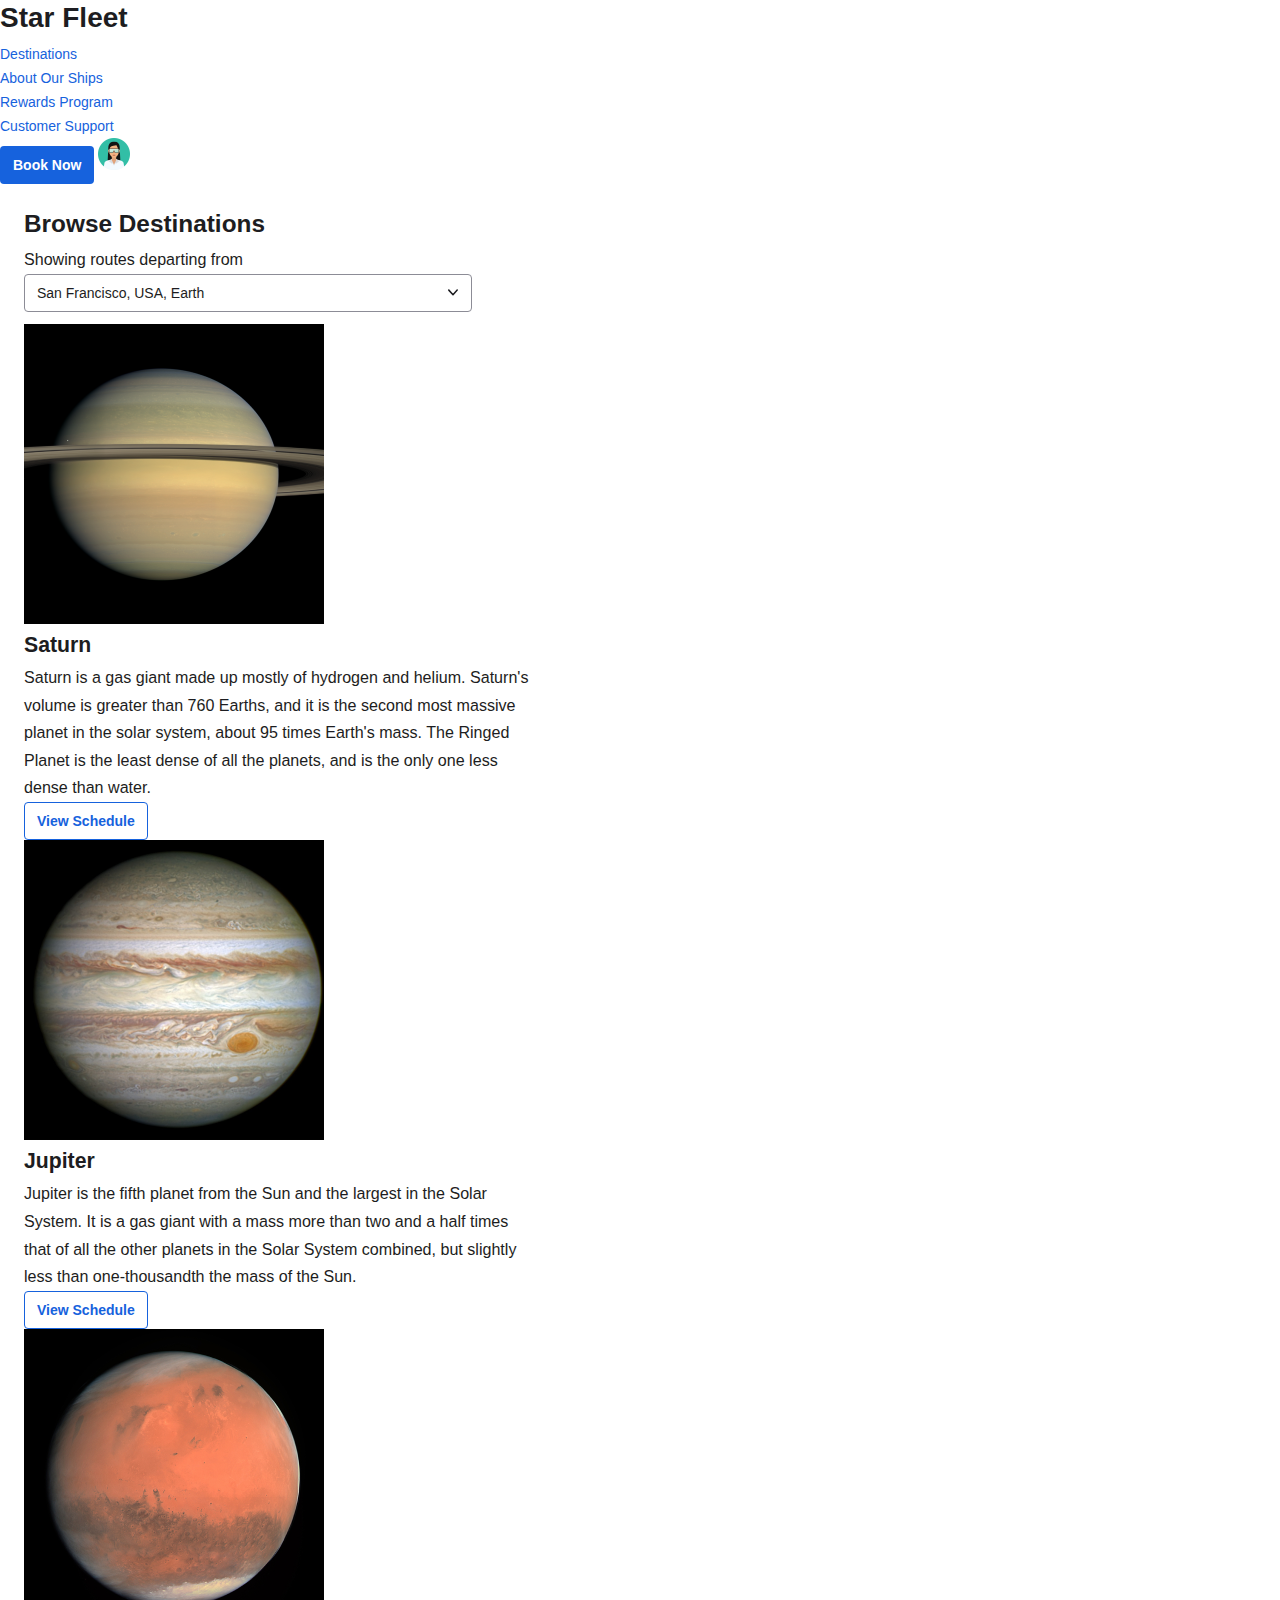
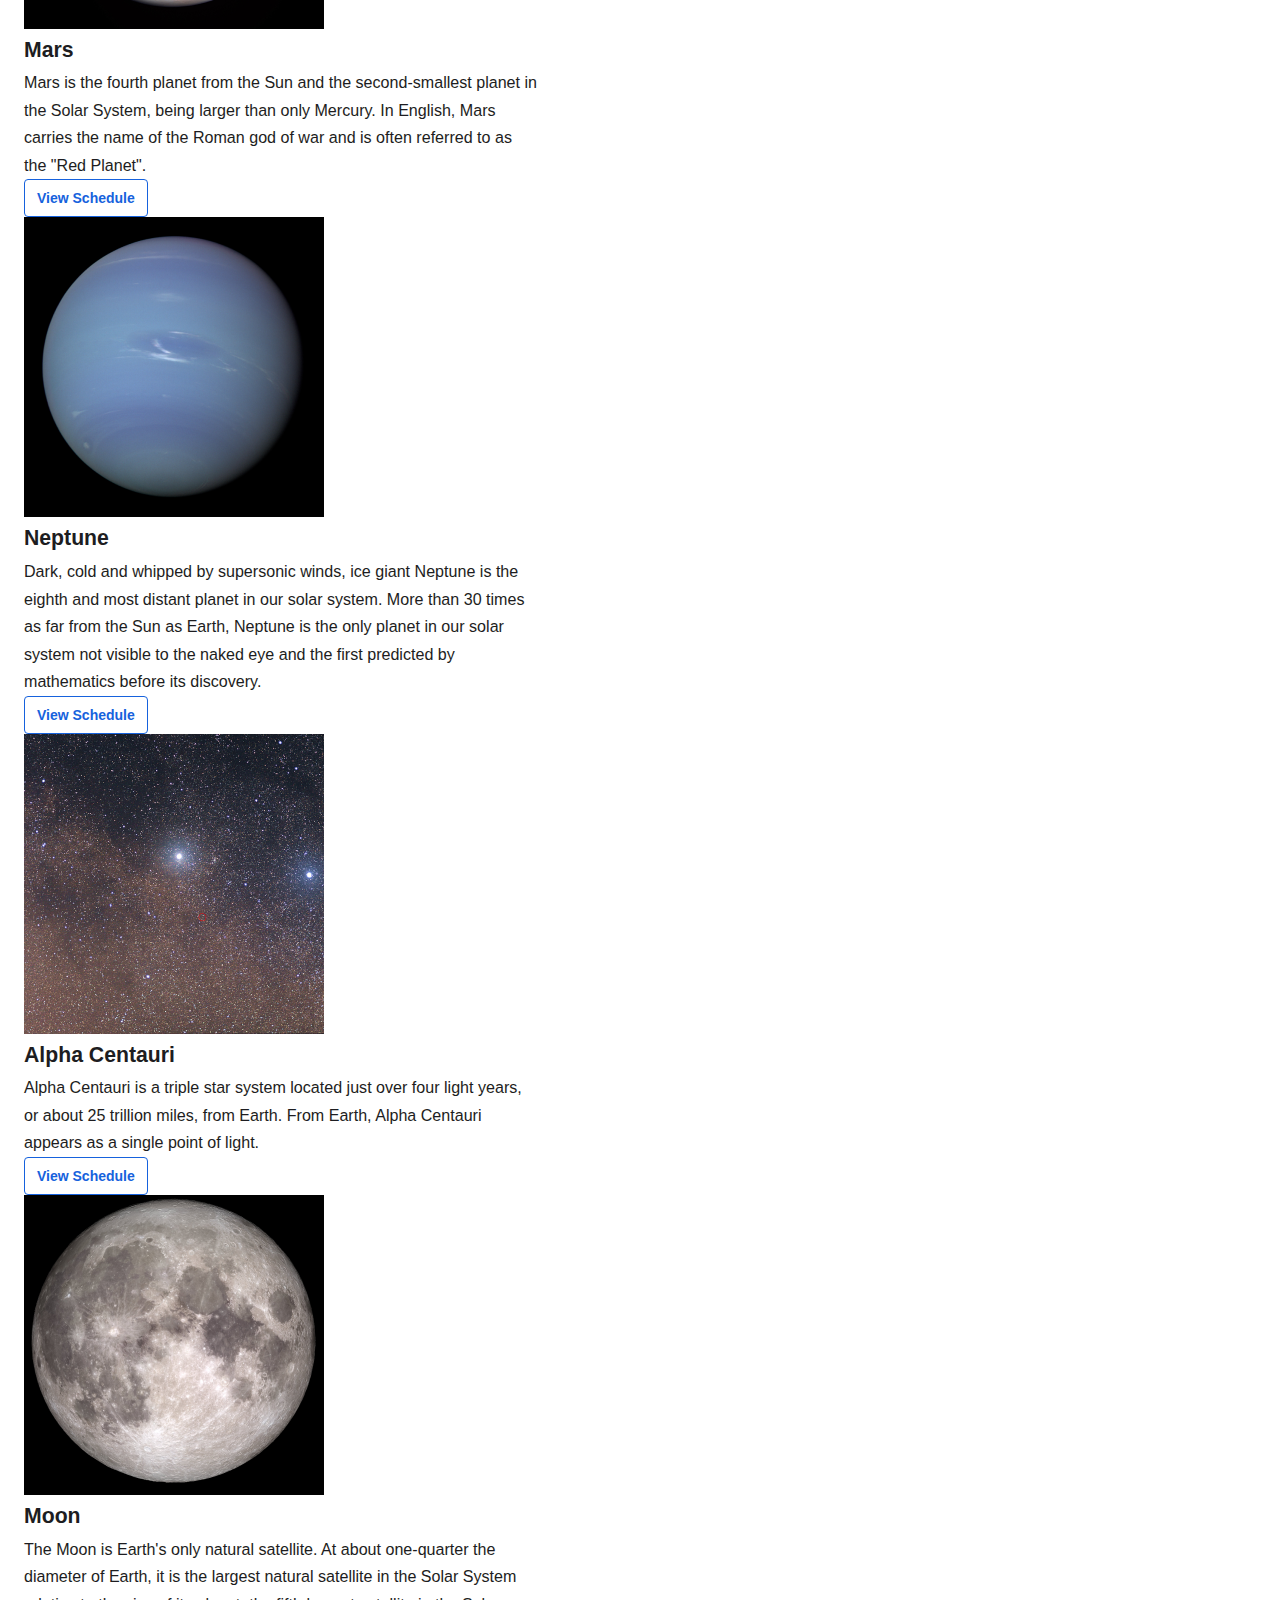
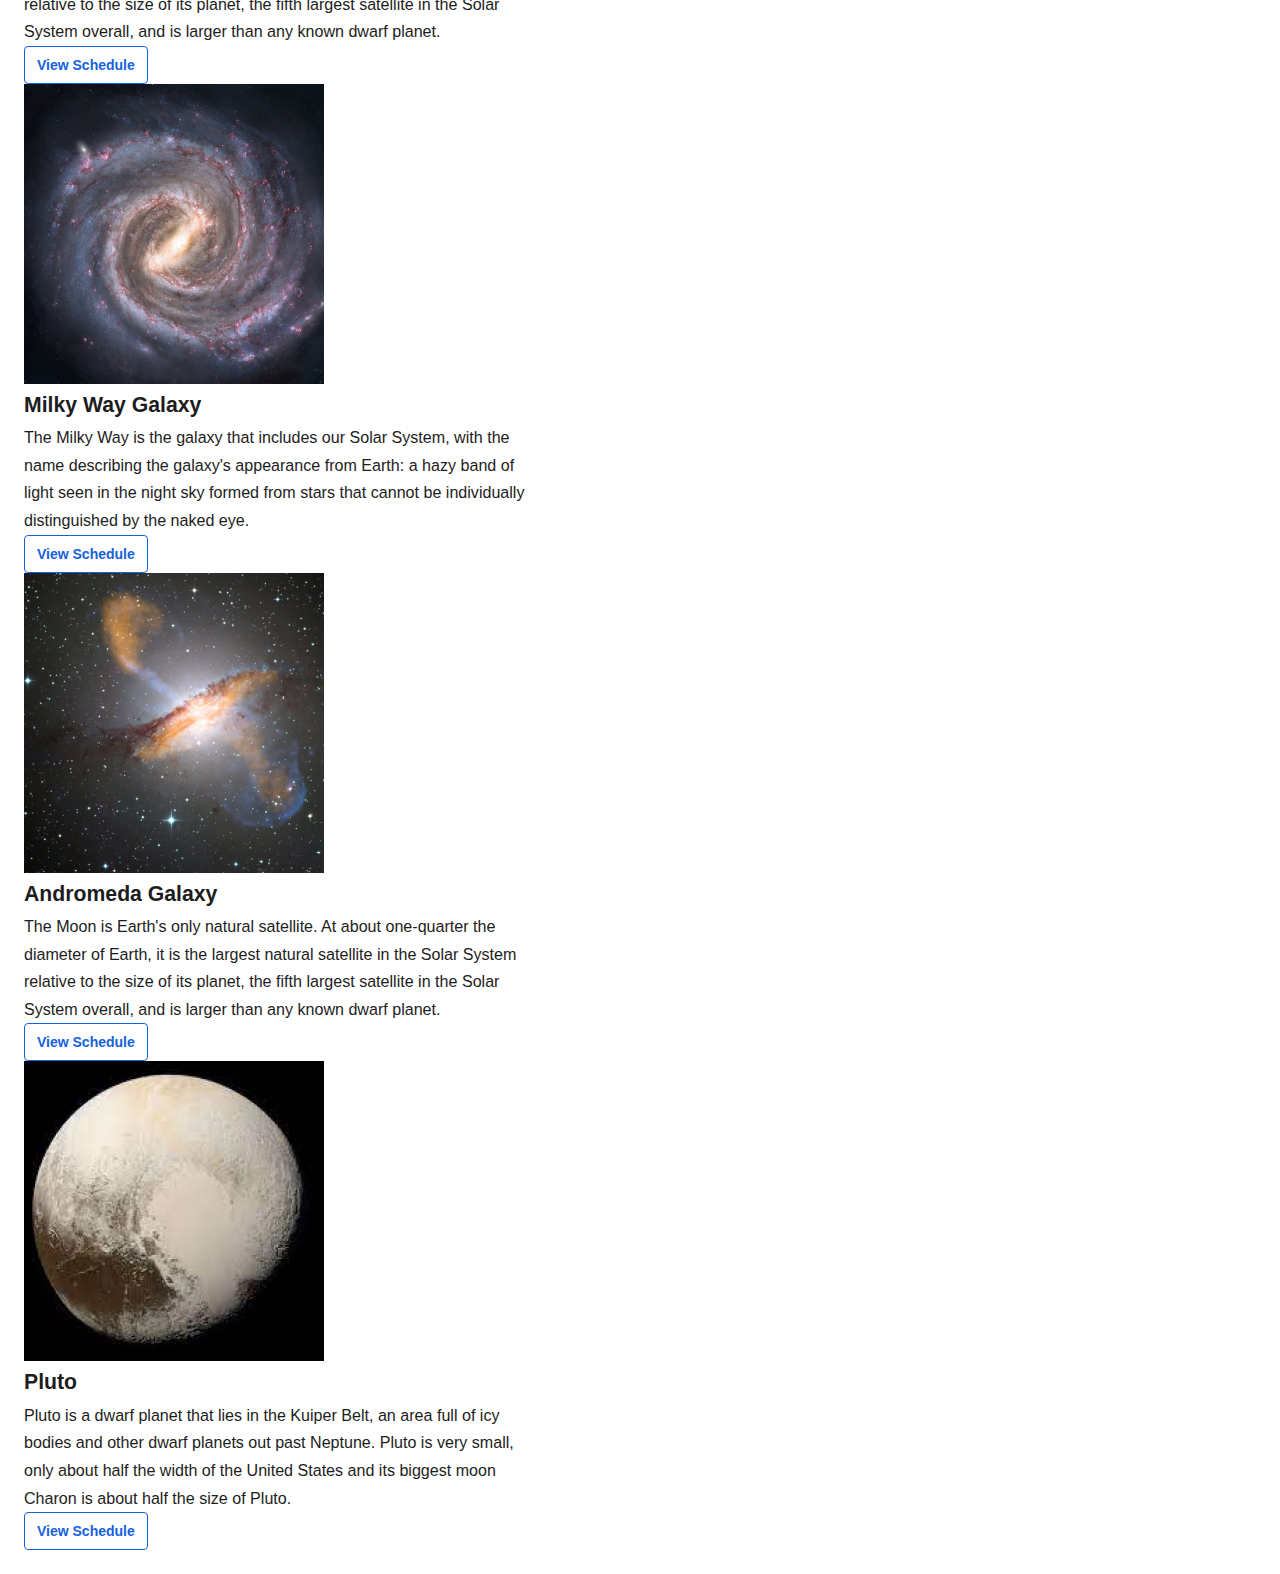
<file: index.html>
<!doctype html>

<html lang="en">
<head>
  <meta charset="utf-8">
  <meta name="viewport" content="width=device-width, initial-scale=1">

  <title>Space Flight Prototype</title>
  <link rel="stylesheet" href="css/font-awesome.min.css">
  <link rel="stylesheet" href="css/odyssey.css">
  <link rel="stylesheet" href="css/main.css">
  <script src="js/jquery-3.6.0.min.js"></script>
  <script src="js/main.js"></script>
   <script src="js/destinations.js"></script>

</head>
<body>
  <div class="navbar">
    <div class="navbar-primary">
      <h1>Star Fleet</h1>
      <nav>
          <div class="nav-link active">
            <a href="#">Destinations</a>
          </div>
          <div class="nav-link">
            <a href="#">About Our Ships</a>
          </div>
          <div class="nav-link">
            <a href="#">Rewards Program</a>
          </div>
          <div class="nav-link">
            <a href="#">Customer Support</a>
          </div>
      </nav>
    </div>
    <div class="navbar-secondary">
      <button type="button" class="ods-button">Book Now</button>
      <img id="avatar" src="images/avatar.png">
    </div>
  </div>
  <main>
    <section class="browse" id="browse">
      <h2>Browse Destinations</h2>
      <p>Showing routes departing from 
        <select class="ods-select">
          <option>San Francisco, USA, Earth</option>
        </select>
      </p>
      <div class="destinations">
        <div class="destination">
          <img src="images/saturn.png" alt="Saturn">
          <h3 class="title">Saturn</h3>
          <div class="description">
            <p>Saturn is a gas giant made up mostly of hydrogen and helium. Saturn's volume is greater than 760 Earths, and it is the second most massive planet in the solar system, about 95 times Earth's mass. The Ringed Planet is the least dense of all the planets, and is the only one less dense than water.</p>
          </div>
          <button type="button" class="ods-button is-ods-button-secondary">View Schedule</button>
        </div>
        <div class="destination">
          <img src="images/jupiter.png" alt="Jupiter">
          <h3 class="title">Jupiter</h3>
          <div class="description">
            <p>Jupiter is the fifth planet from the Sun and the largest in the Solar System. It is a gas giant with a mass more than two and a half times that of all the other planets in the Solar System combined, but slightly less than one-thousandth the mass of the Sun.</p>
          </div>
          <button type="button" class="ods-button is-ods-button-secondary">View Schedule</button>
        </div>
        <div class="destination">
          <img src="images/mars.png" alt="Mars">
          <h3 class="title">Mars</h3>
          <div class="description">
            <p>Mars is the fourth planet from the Sun and the second-smallest planet in the Solar System, being larger than only Mercury. In English, Mars carries the name of the Roman god of war and is often referred to as the "Red Planet".</p>
          </div>
          <button type="button" class="ods-button is-ods-button-secondary">View Schedule</button>
        </div>
        <div class="destination">
          <img src="images/neptune.png" alt="Neptune">
          <h3 class="title">Neptune</h3>
          <div class="description">
            <p>Dark, cold and whipped by supersonic winds, ice giant Neptune is the eighth and most distant planet in our solar system. More than 30 times as far from the Sun as Earth, Neptune is the only planet in our solar system not visible to the naked eye and the first predicted by mathematics before its discovery.</p>
          </div>
          <button type="button" class="ods-button is-ods-button-secondary">View Schedule</button>
        </div>
        <div class="destination">
          <img src="images/alphacentauri.png" alt="Alpha Centauri">
          <h3 class="title">Alpha Centauri</h3>
          <div class="description">
            <p>Alpha Centauri is a triple star system located just over four light years, or about 25 trillion miles, from Earth. From Earth, Alpha Centauri appears as a single point of light.</p>
          </div>
          <button type="button" class="ods-button is-ods-button-secondary">View Schedule</button>
        </div>
        <div class="destination">
          <img src="images/moon.png" alt="Moon">
          <h3 class="title">Moon</h3>
          <div class="description">
            <p>The Moon is Earth's only natural satellite. At about one-quarter the diameter of Earth, it is the largest natural satellite in the Solar System relative to the size of its planet, the fifth largest satellite in the Solar System overall, and is larger than any known dwarf planet.</p>
          </div>
          <button type="button" class="ods-button is-ods-button-secondary">View Schedule</button>
        </div>
        <div class="destination">
          <img src="images/milkyway.png" alt="Milky Way">
          <h3 class="title">Milky Way Galaxy</h3>
          <div class="description">
            <p>The Milky Way is the galaxy that includes our Solar System, with the name describing the galaxy's appearance from Earth: a hazy band of light seen in the night sky formed from stars that cannot be individually distinguished by the naked eye.</p>
          </div>
          <button type="button" class="ods-button is-ods-button-secondary">View Schedule</button>
        </div>
        <div class="destination">
            <img src="images/andromeda.png" alt="Andromeda Galaxy">
            <h3 class="title">Andromeda Galaxy</h3>
            
            <div class="description">
              <p>The Moon is Earth's only natural satellite. At about one-quarter the diameter of Earth, it is the largest natural satellite in the Solar System relative to the size of its planet, the fifth largest satellite in the Solar System overall, and is larger than any known dwarf planet.</p>
            </div>
            <button type="button" class="ods-button is-ods-button-secondary">View Schedule</button>
        </div>
        <div class="destination">
            <img src="images/pluto.png" alt="Pluto">
            <h3 class="title">Pluto</h3>          
            <div class="description">
              <p>Pluto is a dwarf planet that lies in the Kuiper Belt, an area full of icy bodies and other dwarf planets out past Neptune. Pluto is very small, only about half the width of the United States and its biggest moon Charon is about half the size of Pluto.</p>
            </div>
            <button type="button" class="ods-button is-ods-button-secondary">View Schedule</button>
        </div>
      </div>
    </section>
  </main>
</body>
</html>
</file>
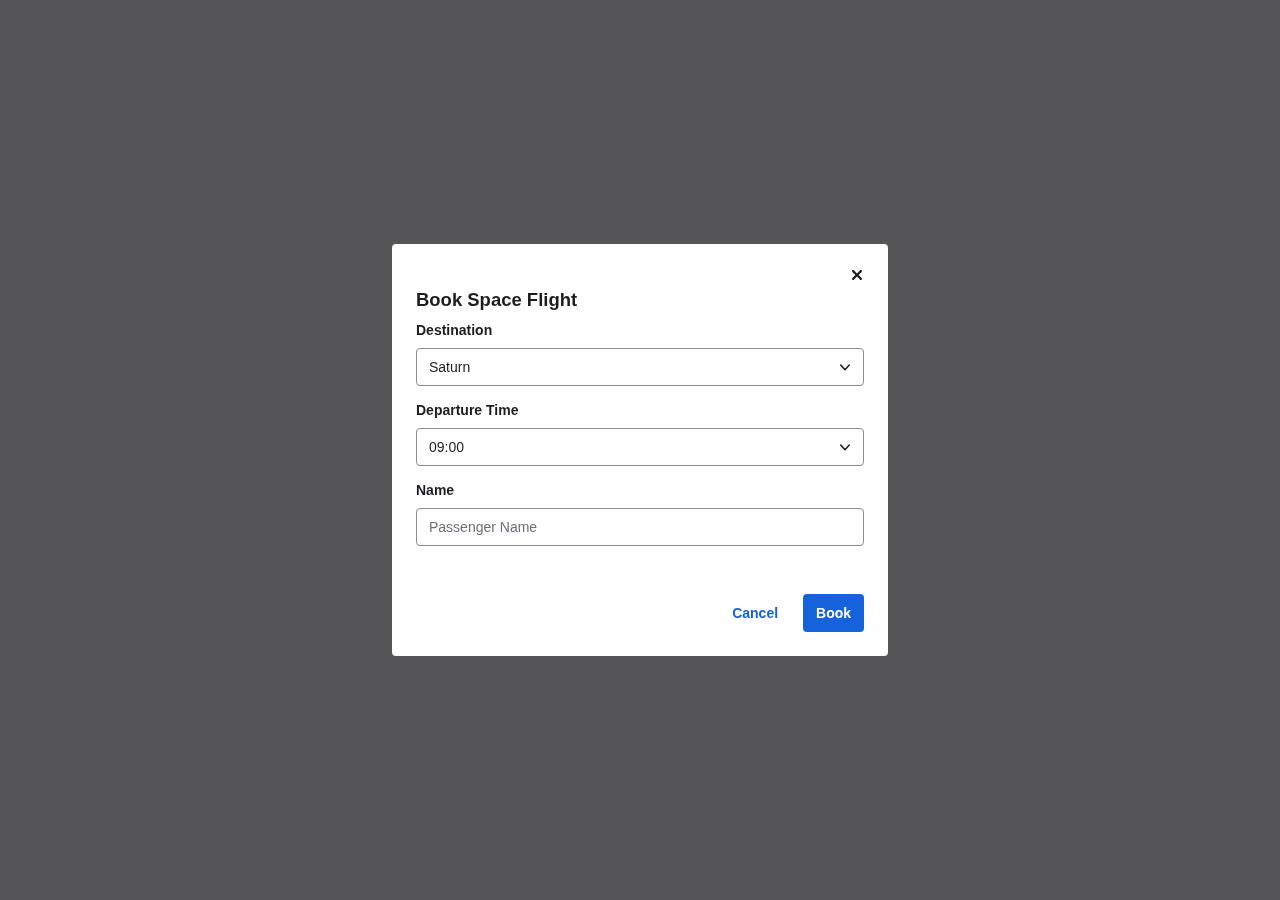
<file: registration-form.html>
<html lang="en">
<head>
  <meta charset="utf-8">
  <meta name="viewport" content="width=device-width, initial-scale=1">

  <title>Space Flight Prototype</title>
  <link rel="stylesheet" href="css/odyssey.css">
  <link rel="stylesheet" href="css/main.css">
  <style>
    #registration-modal {
      display: block;
    }
    #registration-modal .ods-modal--dialog {
      width: 500px;
    }
  </style>

</head>
<body>
<div class="ods-modal" id="registration-modal">
  <div class="ods-modal--overlay" tabindex="-1" data-micromodal-close>
    <div class="ods-modal--dialog" role="dialog" aria-modal="true" aria-labelledby="ods-modal-standard-title">
      <header class="ods-modal--header">
        <button class="ods-modal--close close" aria-label="Close modal" data-micromodal-close></button>
        <h1 class="ods-modal--title" id="ods-modal-standard-title">
          Book Space Flight
        </h1>
      </header>
      <main class="ods-modal--content" id="ods-modal-standard-content">
        
        <form name="booking">

          <fieldset class="ods-fieldset">
            <div class="ods-fieldset-flex">
              <select class="ods-select" id="destination" name="destination" required>
                <option value="saturn">Saturn</option>
                <option value="jupiter">Jupiter</option>
                <option value="mars">Mars</option>
                <option value="neptune">Neptune</option>
                <option value="alphacentauri">Alpha Centauri</option>
                <option value="moon">Moon</option>
                <option value="milkyway">Milky Way Galaxy</option>
                <option value="andromeda">Andromeda Galaxy</option>
                <option value="pluto">Pluto</option>
              </select>      
              <label class="ods-label" for="destination">Destination</label>
            </div>
          </fieldset>

          <fieldset class="ods-fieldset">
            <div class="ods-fieldset-flex">
              <select class="ods-select" id="time" name="time" required>
               <option value="9:00">09:00</option>
               <option value="14:00">14:00</option>
               <option value="23:00">23:00</option>
              </select>      
              <label class="ods-label" for="time">Departure Time</label>
            </div>
          </fieldset>

          <fieldset class="ods-fieldset">
            <div class="ods-fieldset-flex">
              <input class="ods-text-input" type="text" name="passenger-name" id="passenger-name" spellcheck="false" placeholder="Passenger Name" required autocomplete="off">
              <label class="ods-label" for="passenger-">Name</label>
            </div>
          </fieldset>

          
        </form>

      </main>
      <footer class="ods-modal--footer">
        <button class="ods-button is-ods-button-clear close" data-micromodal-close aria-label="Close this dialog window">Cancel</button>
        <button class="ods-button">Book</button>
      </footer>
    </div>
  </div>
</div>
</body>
</html>
</file>
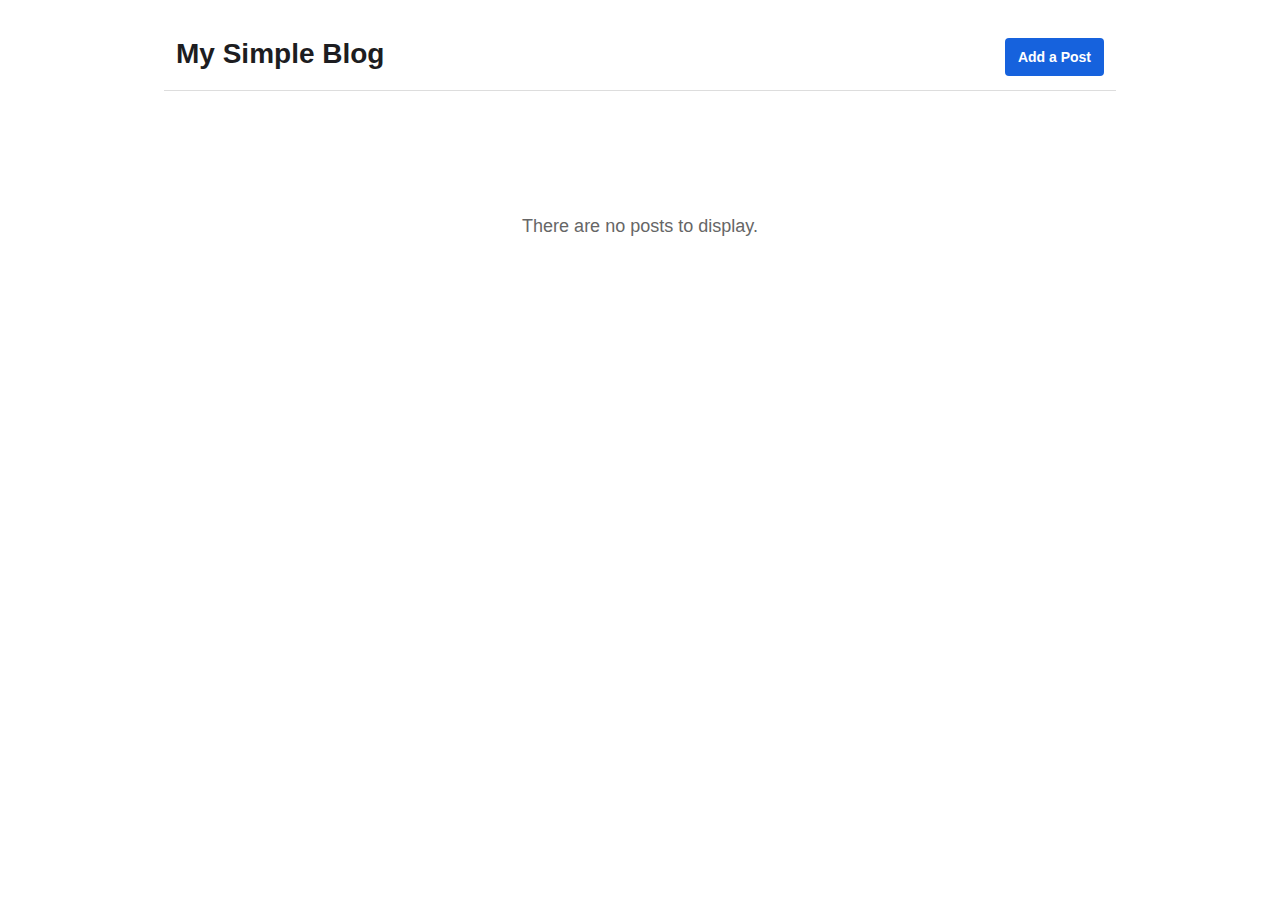
<file: examples/blog/blog.html>
<!doctype html>

<html lang="en">
<head>
  <meta charset="utf-8">
  <meta name="viewport" content="width=device-width, initial-scale=1">

  <title>Blog Post Demo</title>
  <link rel="stylesheet" href="../../css/odyssey.css">
  <style>
    body {
      padding: 24px;
      width: 1000px;
      margin: 0 auto;
    }
    .submit-post-modal .ods-modal--content {
      width: 400px;
    }
    .empty-state {
      color: #666;
      text-align: center;
      font-size: 18px;
      padding: 48px;
    }
    .blog-nav {
      display: flex;
      padding: 12px;
      align-items: center;
      justify-content: space-between;
      border-bottom: 1px solid #ddd;
    }
    .post-area {
      position: relative;
    }
    .posts {
      margin: 24px 0;
    }
    .post {
      margin-bottom: 24px;
      padding: 16px;
      border: 1px solid #ddd;
      position: relative;
    }
    .remove-post-button {
      position: absolute;
      top: 16px;
      right: 16px;
    }
    .spinner {
      display: none;
      position: absolute;
      background: rgba(255,255,255,.25);
      left: 50%;
      right: 50%;
      top: 30px;
      width: 36px;
    }
  </style>

  <script src="../../js/jquery-3.6.0.min.js"></script>
  <script>

    $(document).ready(function(){

      var posts = [];

      $('.add-button').on('click',function(){
        $('.submit-post-modal').show();
      })

      $('.cancel-button').on('click',function(){
        $('.submit-post-modal').hide();
      });

      $('.create-button').on('click',function(){
        
        //$(this) refers to the element receiving event 
        //we have to store a reference to it so that we can access it inside setTimout,
        //as that has a different scope
        var elem = $(this);

        elem.attr('disabled','disabled');

        //add the form data to the posts array
        posts.push({
          title: $('input[name="title"]').val(),
          body: $('textarea[name="body"]').val()
        });
       
        //add a slight pause after the submit button is clicked
        //to simulate delay in server call
        setTimeout(function(){
          updatePostDisplay();
          //reset the form and hide the modal
          $('.blog-form')[0].reset();
          $('.submit-post-modal').hide();
          elem.removeAttr('disabled');
          
        },1000)
        

      
      });

      //because the remove post button is added dynamically,
      // event handlers must be attached to a parent using this special syntax
      $('.posts').on('click','.remove-post-button', function(){
        var id = parseInt($(this).data('target'));
        posts.splice(id,1);
        updatePostDisplay();
      });


      //when new posts are added or removed from the global posts variable, 
      //update the display of the post list

      function updatePostDisplay() {

        //clear out list of posts
        $('.posts').empty();
        $('.empty-state').hide();

        if (posts.length > 0){

         $.each(posts, function(index,post){
            $('<div class="post"></div>')
              .append('<h4 class="post-title">' + post.title + "</h4>")
              .append('<div class="post-body">' + post.body + "</div>")
              .append('<button type="button" class="remove-post-button" data-target="' + index + '">x</button>')
              .appendTo('.posts');
          });
                       
        } else {
          $('.empty-state').show();
        }
      }
    });

  </script>

</head>
<body>
  
  <div class="blog-nav">
      <h1>My Simple Blog</h1>
      <button class="ods-button add-button" type="button">Add a Post</button>
  </div>
  <div class="post-area">
    <div class="posts"></div>
    <div class="empty-state">
      <div class="empty-state">There are no posts to display.</div>
    </div>
    <div class="spinner">
      <img src="../../images/spinner.gif">
    </div>
  </div>


  <div class="ods-modal submit-post-modal">
    <div class="ods-modal--overlay" tabindex="-1" data-micromodal-close>
      <div class="ods-modal--dialog" role="dialog" aria-modal="true" aria-labelledby="ods-modal-standard-title">
        <header class="ods-modal--header">
          <button class="ods-modal--close cancel-button" aria-label="Close modal" data-micromodal-close></button>
          <h1 class="ods-modal--title" id="ods-modal-standard-title">
            Create a Post
          </h1>
        </header>
        <main class="ods-modal--content" id="ods-modal-standard-content">
            
          <form class="blog-form" name="blog-form">
            <fieldset class="ods-fieldset">
              <div class="ods-fieldset-flex">
                <input class="ods-text-input" placeholder="Title" type="text" name="title" id="title" spellcheck="false" required>
                <label class="ods-label" for="title">Title</label>
              </div>
            </fieldset>
            <fieldset class="ods-fieldset">
              <div class="ods-fieldset-flex">
                <textarea class="ods-text-input" name="body" placeholder="Share something..." id="body"></textarea>
                <label class="ods-label" for="body">Body</label>
              </div>
            </fieldset>
          </form>

        </main>
        <footer class="ods-modal--footer">
          <button class="ods-button is-ods-button-clear cancel-button" data-micromodal-close aria-label="Close this dialog window">Cancel</button>
          <button class="ods-button create-button">Create</button>
        </footer>
      </div>
    </div>
  </div>
</body>
</html>
</file>
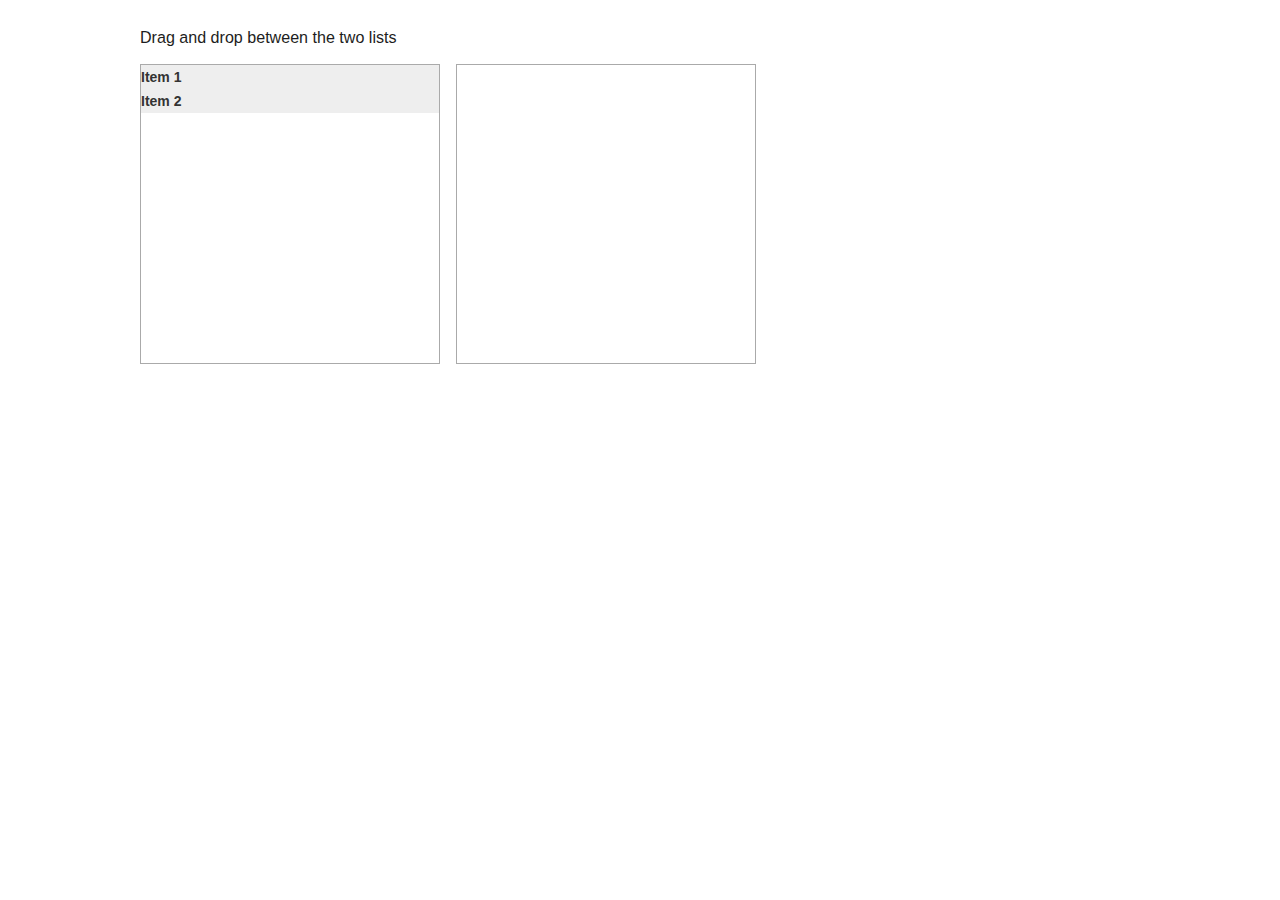
<file: examples/drag_and_drop/drag_and_drop.html>
<!doctype html>

<html lang="en">
<head>
  <meta charset="utf-8">
  <meta name="viewport" content="width=device-width, initial-scale=1">

  <title>Drag and Drop Demo</title>
  <link rel="stylesheet" href="../../css/odyssey.css">
  <style>
    body {
      padding: 24px;
    }

    main {
      width: 1000px;
      margin: 0 auto;
    }

    .lists {
      display: flex;
    }

    .draggable {
      background: #eee;
      color: #333;
      font-weight:bold;
    }

    .droptarget {
      width: 300px;
      height: 300px;
      border: 1px solid #aaa;
      margin-right: 16px;
    }
  </style>
  <script>

    function onDragStart(e){
      //specifies what should be passed from the dragged to the dropped element
      //in this case it's the ID
      e.dataTransfer.setData("id", e.target.id);
    }

    function onDragOver(e) {
      e.preventDefault();
    }

    function onDrop(e) {
      e.preventDefault();

      //get the data that was passed
      var id = e.dataTransfer.getData("id");

      //moves the element into the target div
      e.target.appendChild(document.getElementById(id));
    }
</script>

</head>
<body>
    <main>
      <p>Drag and drop between the two lists</p>
      <div class="lists">

        <div ondrop="onDrop(event)" class="droptarget" ondragover="onDragOver(event)">
          <div draggable="true" class="draggable" id="box1" ondragstart="onDragStart(event)">
          Item 1
          </div>

          <div draggable="true" class="draggable" id="box2" ondragstart="onDragStart(event)">
            Item 2
          </div>
        </div>

        <div ondrop="onDrop(event)" class="droptarget" ondragover="onDragOver(event)"></div>

      </div>
    </main>
</body>
</html>
</file>
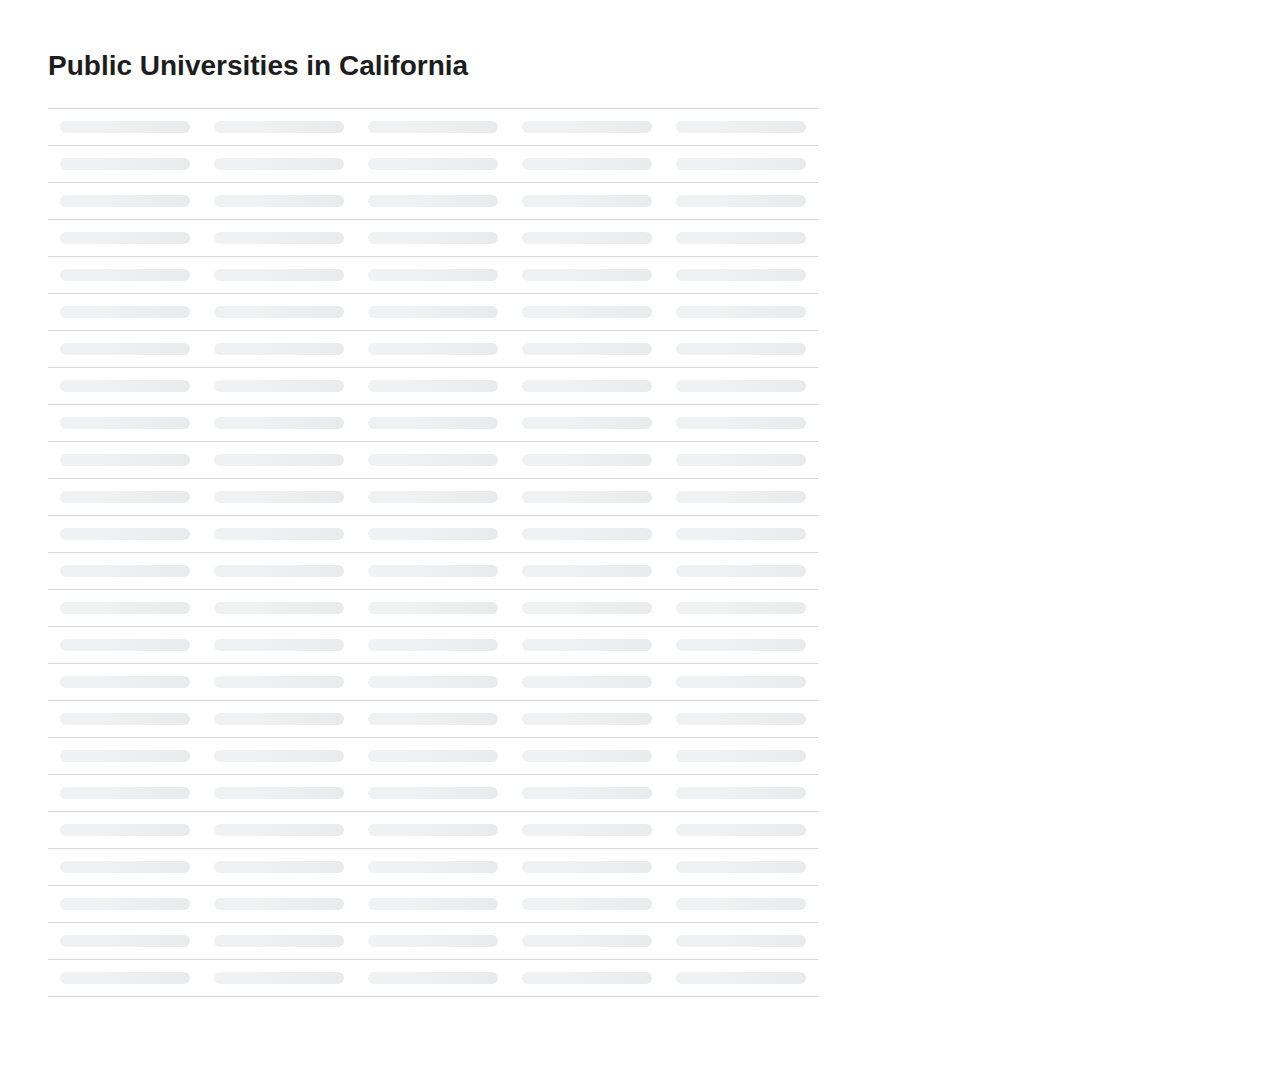
<file: examples/stencil_loading/stencil_loading.html>
<!doctype html>

<html lang="en">
<head>
  <meta charset="utf-8">
  <meta name="viewport" content="width=device-width, initial-scale=1">

  <title>Stencil Loading</title>
  <link rel="stylesheet" href="../../css/odyssey.css">
  <style>
    body {
      padding:48px;
    }
    .table-wrapper {
      margin:24px 0;
    }

    .shimmer-bar {
      width: 130px;
      height: 12px;
      border-radius: 8px;
      background: #eee;
    }

    .shimmer {
       animation: shimmer 2s infinite linear;
       background: linear-gradient(to right, #eff1f3 4%, #e2e2e2 25%, #eff1f3 36%);
       background-size: 1000px 100%;
    }

    @keyframes shimmer {
      0% {
        background-position: -1000px 0;
      }
      100% {
        background-position: 1000px 0;
      }
    }
  </style>

  <script src="../../js/jquery-3.6.0.min.js"></script>
  <script>

    $(document).ready(function(){
        $('.loading-table').show();
        $('.real-table').hide();
        
        setTimeout(function(){
          $('.loading-table').hide();
          $('.real-table').show();
        },1500)

    });

  </script>

</head>
<body>
  <h1>Public Universities in California</h1>
  
  <div class="table-wrapper">
    <div class="stencil">
      <table class="loading-table ods-table">
      <thead>
        <tr>
          <th><div class="shimmer shimmer-bar"></div></th>
          <th><div class="shimmer shimmer-bar"></div></th>
          <th><div class="shimmer shimmer-bar"></div></th>
          <th><div class="shimmer shimmer-bar"></div></th>
          <th><div class="shimmer shimmer-bar"></div></th>
        </tr>
      </thead>
      <tbody>
        <tr>
          <td><div class="shimmer shimmer-bar"></div></td>
          <td><div class="shimmer shimmer-bar"></div></td>
          <td><div class="shimmer shimmer-bar"></div></td>
          <td><div class="shimmer shimmer-bar"></div></td>
          <td><div class="shimmer shimmer-bar"></div></td>
        </tr>
        <tr>
          <td><div class="shimmer shimmer-bar"></div></td>
          <td><div class="shimmer shimmer-bar"></div></td>
          <td><div class="shimmer shimmer-bar"></div></td>
          <td><div class="shimmer shimmer-bar"></div></td>
          <td><div class="shimmer shimmer-bar"></div></td>
        </tr><tr>
          <td><div class="shimmer shimmer-bar"></div></td>
          <td><div class="shimmer shimmer-bar"></div></td>
          <td><div class="shimmer shimmer-bar"></div></td>
          <td><div class="shimmer shimmer-bar"></div></td>
          <td><div class="shimmer shimmer-bar"></div></td>
        </tr><tr>
          <td><div class="shimmer shimmer-bar"></div></td>
          <td><div class="shimmer shimmer-bar"></div></td>
          <td><div class="shimmer shimmer-bar"></div></td>
          <td><div class="shimmer shimmer-bar"></div></td>
          <td><div class="shimmer shimmer-bar"></div></td>
        </tr><tr>
          <td><div class="shimmer shimmer-bar"></div></td>
          <td><div class="shimmer shimmer-bar"></div></td>
          <td><div class="shimmer shimmer-bar"></div></td>
          <td><div class="shimmer shimmer-bar"></div></td>
          <td><div class="shimmer shimmer-bar"></div></td>
        </tr>
        <tr>
          <td><div class="shimmer shimmer-bar"></div></td>
          <td><div class="shimmer shimmer-bar"></div></td>
          <td><div class="shimmer shimmer-bar"></div></td>
          <td><div class="shimmer shimmer-bar"></div></td>
          <td><div class="shimmer shimmer-bar"></div></td>
        </tr><tr>
          <td><div class="shimmer shimmer-bar"></div></td>
          <td><div class="shimmer shimmer-bar"></div></td>
          <td><div class="shimmer shimmer-bar"></div></td>
          <td><div class="shimmer shimmer-bar"></div></td>
          <td><div class="shimmer shimmer-bar"></div></td>
        </tr><tr>
          <td><div class="shimmer shimmer-bar"></div></td>
          <td><div class="shimmer shimmer-bar"></div></td>
          <td><div class="shimmer shimmer-bar"></div></td>
          <td><div class="shimmer shimmer-bar"></div></td>
          <td><div class="shimmer shimmer-bar"></div></td>
        </tr><tr>
          <td><div class="shimmer shimmer-bar"></div></td>
          <td><div class="shimmer shimmer-bar"></div></td>
          <td><div class="shimmer shimmer-bar"></div></td>
          <td><div class="shimmer shimmer-bar"></div></td>
          <td><div class="shimmer shimmer-bar"></div></td>
        </tr><tr>
          <td><div class="shimmer shimmer-bar"></div></td>
          <td><div class="shimmer shimmer-bar"></div></td>
          <td><div class="shimmer shimmer-bar"></div></td>
          <td><div class="shimmer shimmer-bar"></div></td>
          <td><div class="shimmer shimmer-bar"></div></td>
        </tr><tr>
          <td><div class="shimmer shimmer-bar"></div></td>
          <td><div class="shimmer shimmer-bar"></div></td>
          <td><div class="shimmer shimmer-bar"></div></td>
          <td><div class="shimmer shimmer-bar"></div></td>
          <td><div class="shimmer shimmer-bar"></div></td>
        </tr><tr>
          <td><div class="shimmer shimmer-bar"></div></td>
          <td><div class="shimmer shimmer-bar"></div></td>
          <td><div class="shimmer shimmer-bar"></div></td>
          <td><div class="shimmer shimmer-bar"></div></td>
          <td><div class="shimmer shimmer-bar"></div></td>
        </tr><tr>
          <td><div class="shimmer shimmer-bar"></div></td>
          <td><div class="shimmer shimmer-bar"></div></td>
          <td><div class="shimmer shimmer-bar"></div></td>
          <td><div class="shimmer shimmer-bar"></div></td>
          <td><div class="shimmer shimmer-bar"></div></td>
        </tr><tr>
          <td><div class="shimmer shimmer-bar"></div></td>
          <td><div class="shimmer shimmer-bar"></div></td>
          <td><div class="shimmer shimmer-bar"></div></td>
          <td><div class="shimmer shimmer-bar"></div></td>
          <td><div class="shimmer shimmer-bar"></div></td>
        </tr><tr>
          <td><div class="shimmer shimmer-bar"></div></td>
          <td><div class="shimmer shimmer-bar"></div></td>
          <td><div class="shimmer shimmer-bar"></div></td>
          <td><div class="shimmer shimmer-bar"></div></td>
          <td><div class="shimmer shimmer-bar"></div></td>
        </tr><tr>
          <td><div class="shimmer shimmer-bar"></div></td>
          <td><div class="shimmer shimmer-bar"></div></td>
          <td><div class="shimmer shimmer-bar"></div></td>
          <td><div class="shimmer shimmer-bar"></div></td>
          <td><div class="shimmer shimmer-bar"></div></td>
        </tr><tr>
          <td><div class="shimmer shimmer-bar"></div></td>
          <td><div class="shimmer shimmer-bar"></div></td>
          <td><div class="shimmer shimmer-bar"></div></td>
          <td><div class="shimmer shimmer-bar"></div></td>
          <td><div class="shimmer shimmer-bar"></div></td>
        </tr><tr>
          <td><div class="shimmer shimmer-bar"></div></td>
          <td><div class="shimmer shimmer-bar"></div></td>
          <td><div class="shimmer shimmer-bar"></div></td>
          <td><div class="shimmer shimmer-bar"></div></td>
          <td><div class="shimmer shimmer-bar"></div></td>
        </tr><tr>
          <td><div class="shimmer shimmer-bar"></div></td>
          <td><div class="shimmer shimmer-bar"></div></td>
          <td><div class="shimmer shimmer-bar"></div></td>
          <td><div class="shimmer shimmer-bar"></div></td>
          <td><div class="shimmer shimmer-bar"></div></td>
        </tr><tr>
          <td><div class="shimmer shimmer-bar"></div></td>
          <td><div class="shimmer shimmer-bar"></div></td>
          <td><div class="shimmer shimmer-bar"></div></td>
          <td><div class="shimmer shimmer-bar"></div></td>
          <td><div class="shimmer shimmer-bar"></div></td>
        </tr><tr>
          <td><div class="shimmer shimmer-bar"></div></td>
          <td><div class="shimmer shimmer-bar"></div></td>
          <td><div class="shimmer shimmer-bar"></div></td>
          <td><div class="shimmer shimmer-bar"></div></td>
          <td><div class="shimmer shimmer-bar"></div></td>
        </tr><tr>
          <td><div class="shimmer shimmer-bar"></div></td>
          <td><div class="shimmer shimmer-bar"></div></td>
          <td><div class="shimmer shimmer-bar"></div></td>
          <td><div class="shimmer shimmer-bar"></div></td>
          <td><div class="shimmer shimmer-bar"></div></td>
        </tr><tr>
          <td><div class="shimmer shimmer-bar"></div></td>
          <td><div class="shimmer shimmer-bar"></div></td>
          <td><div class="shimmer shimmer-bar"></div></td>
          <td><div class="shimmer shimmer-bar"></div></td>
          <td><div class="shimmer shimmer-bar"></div></td>
        </tr>
      </tbody>
    </table>
    </div>
    <table class="ods-table real-table">
      <thead>
        <tr><th>Name</th><th>City</th><th>County</th><th>Enrollment</th><th>Founded</th></tr>
      </thead>
      <tbody>
      <tr>
      <td><a href="/wiki/California_State_University_Maritime_Academy" title="">California State University Maritime Academy</a>
      </td>
      <td><a href="/wiki/Vallejo,_California" title="Vallejo, California">Vallejo</a>
      </td>
      <td><a href="/wiki/Solano_County,_California" title="Solano County, California">Solano</a>
      </td>
      <td align="center">1,017
      </td>
      <td align="center">1929
      </td></tr>
      <tr>
      <td><a href="/wiki/California_Polytechnic_State_University" class="mw-redirect" title="California State University Maritime Academy">California Polytechnic State University</a>
      </td>
      <td><a href="/wiki/San_Luis_Obispo,_California" title="San Luis Obispo, California">San Luis Obispo</a>
      </td>
      <td><a href="/wiki/San_Luis_Obispo_County,_California" title="San Luis Obispo County, California">San Luis Obispo</a>
      </td>
      <td align="center">21,812
      </td>
      <td align="center">1901
      </td></tr>
      <tr>
      <td><a href="/wiki/California_State_Polytechnic_University,_Pomona" title="California State Polytechnic University, Pomona">California State Polytechnic University, Pomona</a>
      </td>
      <td><a href="/wiki/Pomona,_California" title="Pomona, California">Pomona</a>
      </td>
      <td><a href="/wiki/Los_Angeles_County,_California" title="Los Angeles County, California">Los Angeles</a>
      </td>
      <td align="center">26,443
      </td>
      <td align="center">1938
      </td></tr>
      <tr>
      <td><a href="/wiki/California_State_University,_Bakersfield" title="California State University, Bakersfield">California State University, Bakersfield</a>
      </td>
      <td><a href="/wiki/Bakersfield,_California" title="Bakersfield, California">Bakersfield</a>
      </td>
      <td><a href="/wiki/Kern_County,_California" title="Kern County, California">Kern</a>
      </td>
      <td align="center">10,493
      </td>
      <td align="center">1965
      </td></tr>
      <tr>
      <td><a href="/wiki/California_State_University_Channel_Islands" title="California State University Channel Islands">California State University Channel Islands</a>
      </td>
      <td><a href="/wiki/Camarillo,_California" title="Camarillo, California">Camarillo</a>
      </td>
      <td><a href="/wiki/Ventura_County,_California" title="Ventura County, California">Ventura</a>
      </td>
      <td align="center">7,095
      </td>
      <td align="center">2002
      </td></tr>
      <tr>
      <td><a href="/wiki/California_State_University,_Chico" title="California State University, Chico">California State University, Chico</a>
      </td>
      <td><a href="/wiki/Chico,_California" title="Chico, California">Chico</a>
      </td>
      <td><a href="/wiki/Butte_County,_California" title="Butte County, California">Butte</a>
      </td>
      <td align="center">17,488
      </td>
      <td align="center">1887
      </td></tr>
      <tr>
      <td><a href="/wiki/California_State_University,_Dominguez_Hills" title="California State University, Dominguez Hills">California State University, Dominguez Hills</a>
      </td>
      <td><a href="/wiki/Carson,_California" title="Carson, California">Carson</a>
      </td>
      <td><a href="/wiki/Los_Angeles_County,_California" title="Los Angeles County, California">Los Angeles</a>
      </td>
      <td align="center">15,741
      </td>
      <td align="center">1960
      </td></tr>
      <tr>
      <td><a href="/wiki/California_State_University,_East_Bay" title="California State University, East Bay">California State University, East Bay</a>
      </td>
      <td><a href="/wiki/Hayward,_California" title="Hayward, California">Hayward</a>
      </td>
      <td><a href="/wiki/Alameda_County,_California" title="">Alameda</a>
      </td>
      <td align="center">14,525
      </td>
      <td align="center">1957
      </td></tr>
      <tr>
      <td><a href="/wiki/California_State_University,_Fresno" title="California State University, Fresno">California State University, Fresno</a>
      </td>
      <td><a href="/wiki/Fresno,_California" title="Fresno, California">Fresno</a>
      </td>
      <td><a href="/wiki/Fresno_County,_California" title="Fresno County, California">Fresno</a>
      </td>
      <td align="center">24,995
      </td>
      <td align="center">1911
      </td></tr>
      <tr>
      <td><a href="/wiki/California_State_University,_Fullerton" title="California State University, Fullerton">California State University, Fullerton</a>
      </td>
      <td><a href="/wiki/Fullerton,_California" title="Fullerton, California">Fullerton</a>
      </td>
      <td><a href="/wiki/Orange_County,_California" title="Orange County, California">Orange</a>
      </td>
      <td align="center">39,774
      </td>
      <td align="center">1957
      </td></tr>
      <tr>
      <td><a href="/wiki/California_State_University,_Long_Beach" title="California State University, Long Beach">California State University, Long Beach</a>
      </td>
      <td><a href="/wiki/Long_Beach,_California" title="Long Beach, California">Long Beach</a>
      </td>
      <td><a href="/wiki/Los_Angeles_County,_California" title="Los Angeles County, California">Los Angeles</a>
      </td>
      <td align="center">36,846
      </td>
      <td align="center">1949
      </td></tr>
      <tr>
      <td><a href="/wiki/California_State_University,_Los_Angeles" title="California State University, Los Angeles">California State University, Los Angeles</a>
      </td>
      <td><a href="/wiki/Los_Angeles" title="Los Angeles">Los Angeles</a>
      </td>
      <td><a href="/wiki/Los_Angeles_County,_California" title="Los Angeles County, California">Los Angeles</a>
      </td>
      <td align="center">27,685
      </td>
      <td align="center">1947
      </td></tr>
      <tr>
      <td><a href="/wiki/California_State_University,_Monterey_Bay" title="California State University, Monterey Bay">California State University, Monterey Bay</a>
      </td>
      <td><a href="/wiki/Seaside,_California" title="Seaside, California">Seaside</a>-<a href="/wiki/Marina,_California" title="Marina, California">Marina</a>
      </td>
      <td><a href="/wiki/Monterey_County,_California" title="Monterey County, California">Monterey</a>
      </td>
      <td align="center">7,079
      </td>
      <td align="center">1994
      </td></tr>
      <tr>
      <td><a href="/wiki/California_State_University,_Northridge" title="California State University, Northridge">California State University, Northridge</a>
      </td>
      <td><a href="/wiki/Northridge,_California" class="mw-redirect" title="Northridge, California">Northridge</a>
      </td>
      <td><a href="/wiki/Los_Angeles_County,_California" title="Los Angeles County, California">Los Angeles</a>
      </td>
      <td align="center">38,716
      </td>
      <td align="center">1958
      </td></tr>
      <tr>
      <td><a href="/wiki/California_State_University,_Sacramento" title="California State University, Sacramento">California State University, Sacramento</a>
      </td>
      <td><a href="/wiki/Sacramento,_California" title="Sacramento, California">Sacramento</a>
      </td>
      <td><a href="/wiki/Sacramento_County,_California" title="Sacramento County, California">Sacramento</a>
      </td>
      <td align="center">31,131
      </td>
      <td align="center">1947
      </td></tr>
      <tr>
      <td><a href="/wiki/California_State_University,_San_Bernardino" title="California State University, San Bernardino">California State University, San Bernardino</a>
      </td>
      <td><a href="/wiki/San_Bernardino,_California" title="San Bernardino, California">San Bernardino</a>
      </td>
      <td><a href="/wiki/San_Bernardino_County,_California" title="San Bernardino County, California">San Bernardino</a>
      </td>
      <td align="center">19,973
      </td>
      <td align="center">1965
      </td></tr>
      <tr>
      <td><a href="/wiki/California_State_University_San_Marcos" title="California State University San Marcos">California State University San Marcos</a>
      </td>
      <td><a href="/wiki/San_Marcos,_California" title="San Marcos, California">San Marcos</a>
      </td>
      <td><a href="/wiki/San_Diego_County,_California" title="San Diego County, California">San Diego</a>
      </td>
      <td align="center">14,511
      </td>
      <td align="center">1988
      </td></tr>
      <tr>
      <td><a href="/wiki/California_State_University,_Stanislaus" title="California State University, Stanislaus">California State University, Stanislaus</a>
      </td>
      <td><a href="/wiki/Turlock,_California" title="Turlock, California">Turlock</a>
      </td>
      <td><a href="/wiki/Stanislaus_County,_California" title="Stanislaus County, California">Stanislaus</a>
      </td>
      <td align="center">10,214
      </td>
      <td align="center">1957
      </td></tr>
      <tr>
      <td><a href="/wiki/Humboldt_State_University" title="Humboldt State University">Humboldt State University</a>
      </td>
      <td><a href="/wiki/Arcata,_California" title="Arcata, California">Arcata</a>
      </td>
      <td><a href="/wiki/Humboldt_County,_California" title="Humboldt County, California">Humboldt</a>
      </td>
      <td align="center">7,774
      </td>
      <td align="center">1913
      </td></tr>
      <tr>
      <td><a href="/wiki/San_Diego_State_University" title="San Diego State University">San Diego State University</a>
      </td>
      <td><a href="/wiki/San_Diego" title="San Diego">San Diego</a>
      </td>
      <td><a href="/wiki/San_Diego_County,_California" title="San Diego County, California">San Diego</a>
      </td>
      <td align="center">34,881
      </td>
      <td align="center">1897
      </td></tr>
      <tr>
      <td><a href="/wiki/San_Francisco_State_University" title="San Francisco State University">San Francisco State University</a>
      </td>
      <td><a href="/wiki/San_Francisco" title="San Francisco">San Francisco</a>
      </td>
      <td><a href="/wiki/San_Francisco" title="San Francisco">San Francisco</a>
      </td>
      <td align="center">29,586
      </td>
      <td align="center">1899
      </td></tr>
      <tr>
      <td><a href="/wiki/San_Jose_State_University" title="San Jose State University">San Jose State University</a>
      </td>
      <td><a href="/wiki/San_Jose,_California" title="San Jose, California">San Jose</a>
      </td>
      <td><a href="/wiki/Santa_Clara_County,_California" title="Santa Clara County, California">Santa Clara</a>
      </td>
      <td align="center">32,828
      </td>
      <td align="center">1857
      </td></tr>
      <tr>
      <td><a href="/wiki/Sonoma_State_University" title="Sonoma State University">Sonoma State University</a>
      </td>
      <td><a href="/wiki/Rohnert_Park,_California" title="Rohnert Park, California">Rohnert Park</a>
      </td>
      <td><a href="/wiki/Sonoma_County,_California" title="Sonoma County, California">Sonoma</a>
      </td>
      <td align="center">9,201
      </td>
      <td align="center">1960
      </td></tr>
    </tbody>
  </table>
  </div>
</body>
</html>
</file>
<file: css/odyssey.css>
/**
 * Simple string replacement
 */
/**
 * Retrieves map keys from nested maps.
 */
/**
 * Retrieves and encodes icons for use in CSS
 * Works down to IE9
 *
 * Refs:
 * https://css-tricks.com/creating-a-maintainable-icon-system-with-sass/
 * https://codepen.io/chriscoyier/pen/ZQgvyG/
 * https://codepen.io/tigt/post/optimizing-svgs-in-data-uris
 * https://codepen.io/jakob-e/pen/doMoML
 */
/* stylelint-disable color-no-hex  */
/**
 * Retrieves color variants from variation map.
 * color: cv(action, light); // color: #96bafa;
 */
* {
  box-sizing: border-box; }
  *::before, *::after {
    box-sizing: inherit; }

html,
body,
div,
span,
applet,
object,
iframe,
h1,
h2,
h3,
h4,
h5,
h6,
p,
blockquote,
pre,
a,
abbr,
acronym,
address,
big,
cite,
code,
del,
dfn,
em,
img,
ins,
kbd,
q,
s,
samp,
small,
strike,
strong,
sub,
sup,
tt,
var,
b,
u,
i,
center,
dl,
dt,
dd,
ol,
ul,
li,
fieldset,
form,
label,
legend,
table,
caption,
tbody,
tfoot,
thead,
tr,
th,
td,
article,
aside,
canvas,
details,
embed,
figure,
figcaption,
footer,
header,
hgroup,
menu,
nav,
output,
ruby,
section,
summary,
time,
mark,
audio,
video {
  margin: 0;
  padding: 0;
  border: 0;
  font: inherit;
  font-size: 100%;
  vertical-align: baseline; }

button,
input {
  font: inherit;
  font-size: 100%; }

article,
aside,
details,
figcaption,
figure,
footer,
header,
hgroup,
menu,
nav,
section {
  display: block; }

img,
svg {
  max-width: 100%; }

ol,
ul {
  list-style: none; }

blockquote,
q {
  quotes: none; }
  blockquote::before, blockquote::after,
  q::before,
  q::after {
    content: '';
    content: none; }

table {
  border-spacing: 0;
  border-collapse: collapse; }

.u-visually-hidden {
  position: absolute;
  width: 1px;
  height: 1px;
  margin: -1px;
  padding: 0;
  overflow: hidden;
  clip: rect(0 0 0 0);
  border: 0; }

.ods-icon {
  position: relative;
  top: -0.1em;
  width: 1em;
  height: 1em;
  vertical-align: middle; }
  .ods-rtl .ods-icon {
    order: 1; }

html {
  font-size: 87.5%; }

body {
  color: #1d1d21;
  font-family: "Whyte", "-apple-system", "BlinkMacSystemFont", "Segoe UI", "Roboto", "Oxygen-Sans", "Ubuntu", "Cantarell", "Helvetica Neue", sans-serif;
  font-style: normal;
  font-weight: 400;
  line-height: 1.71429;
  font-feature-settings: 'lnum', 'pnum'; }

a {
  color: #1662dd;
  text-decoration: none;
  /* stylelint-disable selector-no-qualifying-type */
  /* stylelint-enable */ }
  a:hover {
    color: #1662dd;
    text-decoration: underline; }
  a:visited {
    color: #1662dd; }
  a[target='_blank']:not([href^='mailto:'])::after {
    content: '';
    display: inline-block;
    position: relative;
    top: -0.1em;
    width: 1em;
    height: 1em;
    margin-left: 0.2em;
    background-image: url("data:image/svg+xml,%3Csvg xmlns='http://www.w3.org/2000/svg' fill='none' viewBox='0 0 14 14'%3E%3Cdefs/%3E%3Cpath fill='%231662dd' fill-rule='evenodd' d='M1.375 4.75c0-.76.616-1.375 1.375-1.375H5a.625.625 0 110 1.25H2.75a.125.125 0 00-.125.125v6.5c0 .069.056.125.125.125h6.5a.125.125 0 00.125-.125V9a.625.625 0 111.25 0v2.25c0 .76-.616 1.375-1.375 1.375h-6.5c-.76 0-1.375-.616-1.375-1.375v-6.5z' clip-rule='evenodd'/%3E%3Cpath fill='%231662dd' fill-rule='evenodd' d='M7.375 2c0-.345.28-.625.625-.625h4c.345 0 .625.28.625.625v4a.625.625 0 11-1.25 0V3.509L5.442 9.442a.625.625 0 11-.884-.884l5.933-5.933H8A.625.625 0 017.375 2z' clip-rule='evenodd'/%3E%3C/svg%3E");
    background-repeat: no-repeat;
    vertical-align: middle; }

.ods-link--has-icon {
  display: inline-grid;
  grid-auto-columns: minmax(min-content, max-content);
  grid-auto-flow: column;
  grid-gap: 0.42857rem;
  align-items: center; }

abbr {
  border-bottom: 1px dashed #00297a;
  text-decoration: none; }

em {
  font-style: italic; }
  em > em {
    text-decoration: underline; }

strong {
  font-weight: 600; }
  strong > strong {
    text-decoration: underline; }

sup {
  font-size: 0.75786rem;
  line-height: 1;
  vertical-align: super; }

sub {
  font-size: 0.75786rem;
  line-height: 1;
  vertical-align: sub; }

blockquote {
  margin: 0 0 0.85714rem;
  padding: 0 0 0 0.85714rem;
  border-left: 3px solid #d7d7dc; }

p {
  max-width: 32em;
  margin-bottom: 0.85714rem;
  font-size: 1.1487rem; }
  details p {
    font-size: 1rem; }
  p:last-child {
    margin-bottom: 0; }

pre {
  font-family: "Inconsolata", "SFMono-Regular", Consolas, "Liberation Mono", Menlo, Courier, monospace;
  white-space: pre-wrap;
  tab-size: 2; }

cite {
  font-style: italic; }

del {
  display: inline-block;
  background: #f88c90; }

del::before,
del::after {
  position: absolute;
  width: 1px;
  height: 1px;
  margin: -1px;
  padding: 0;
  overflow: hidden;
  clip: rect(0 0 0 0);
  border: 0; }

del::before {
  content: attr(data-a11y-start); }

del::after {
  content: attr(data-a11y-end); }

dfn {
  font-style: italic; }

figure:not([class]) {
  display: grid;
  grid-gap: 0.85714rem;
  grid-template-columns: minmax(min-content, max-content);
  justify-content: center;
  justify-items: center; }
  figure:not([class]) figcaption:not([class]) {
    color: #6e6e78;
    font-size: 1rem; }

ins {
  display: inline-block;
  background: #e5faf3; }

ins::before,
ins::after {
  position: absolute;
  width: 1px;
  height: 1px;
  margin: -1px;
  padding: 0;
  overflow: hidden;
  clip: rect(0 0 0 0);
  border: 0; }

ins::before {
  content: attr(data-a11y-start); }

ins::after {
  content: attr(data-a11y-end); }

kbd {
  display: inline-block;
  padding: 0 0.42857rem;
  border: 1px solid #d7d7dc;
  border-radius: 4px;
  background: #f5f5f6;
  box-shadow: 0 2px 0 #f5f5f6, 0 3px 0 #d7d7dc;
  font-weight: 400;
  line-height: 1.3; }

mark {
  background: #faf5dc; }

q {
  quotes: '"' '"' "'" "'"; }
  q::before {
    content: open-quote; }
  q::after {
    content: close-quote; }

s {
  text-decoration: line-through; }

samp {
  padding: 0 0.5ch;
  background-color: #f5f5f6;
  box-shadow: 0 1px 0 #d7d7dc;
  font-family: "Inconsolata", "SFMono-Regular", Consolas, "Liberation Mono", Menlo, Courier, monospace;
  font-size: 1rem; }
  samp kbd {
    background: #ffffff; }

small {
  font-size: 0.87055rem; }

details {
  font-size: 1rem; }

summary {
  border-radius: 4px;
  font-size: 1.1487rem;
  font-weight: 600;
  cursor: default; }
  summary:focus {
    outline: 0;
    box-shadow: 0 0 0 4px #a7b5ec; }

hr {
  margin: 0.85714rem 0;
  border-width: 1px;
  border-style: solid;
  border-color: #d7d7dc; }

code {
  color: #1d1d21;
  font-family: "Inconsolata", "SFMono-Regular", Consolas, "Liberation Mono", Menlo, Courier, monospace; }

var {
  font-style: italic;
  font-weight: 600; }

ol:not([class]),
ul:not([class]) {
  max-width: 32em;
  margin: 0 0 0.85714rem 0;
  padding: 0 0 0 1.71429rem;
  list-style-position: outside;
  font-size: 1.1487rem; }
  ol:not([class]) li:last-child,
  ul:not([class]) li:last-child {
    margin-bottom: 0; }
  ol:not([class]):last-child,
  ul:not([class]):last-child {
    margin-bottom: 0; }

/* stylelint-disable-next-line no-descending-specificity */
ul:not([class]) {
  list-style-type: disc; }

/* stylelint-disable-next-line no-descending-specificity */
ol:not([class]) {
  list-style-type: decimal; }

dl:not([class]) {
  display: grid;
  grid-gap: 0.42857rem 1.71429rem;
  grid-template-columns: repeat(2, minmax(min-content, max-content));
  max-width: 32em;
  margin: 0 0 0.85714rem 0;
  padding: 0;
  font-size: 1.1487rem; }
  dl:not([class]):last-child {
    margin-bottom: 0; }
  dl:not([class]) dt {
    grid-column: 1/1;
    font-weight: 600; }
  dl:not([class]) dd {
    grid-column: 2/2;
    font-weight: 400; }

h1,
h2,
h3,
h4,
h5,
h6 {
  margin: 0 0 0.42857rem 0;
  color: #1d1d21;
  font-weight: 600;
  line-height: 1.3; }

h1 {
  font-size: 2.00001rem; }

h2 {
  font-size: 1.74111rem; }

h3 {
  font-size: 1.51572rem; }

h4 {
  font-size: 1.31951rem; }

h5 {
  font-size: 1.1487rem; }

h6 {
  font-size: 14px; }

h5,
h6 {
  line-height: 1.71429; }

.legalese {
  color: #6e6e78;
  font-size: 0.87055rem; }

.ods-button {
  display: inline-block;
  position: relative;
  margin: 0;
  padding: 0.42857em 0.85714em;
  transition-property: color, background-color, border-color, box-shadow;
  transition-duration: 100ms;
  transition-timing-function: linear;
  border: 1px solid transparent;
  border-radius: 4px;
  background-color: #1662dd;
  box-shadow: 0 0 0 0 #a7b5ec;
  color: #ffffff;
  font-family: "Whyte", "-apple-system", "BlinkMacSystemFont", "Segoe UI", "Roboto", "Oxygen-Sans", "Ubuntu", "Cantarell", "Helvetica Neue", sans-serif;
  font-size: 1rem;
  font-weight: 600;
  line-height: 1.71429;
  white-space: nowrap; }
  .ods-button:hover, .ods-button.is-ods-button-hover {
    border-color: #00297a;
    background-color: #00297a; }
  .ods-button:focus, .ods-button.is-ods-button-focus {
    outline: 0;
    box-shadow: 0 0 0 4px #a7b5ec;
    background-color: #00297a; }
  .ods-button:disabled {
    border-color: transparent;
    background-color: #a7b5ec;
    cursor: not-allowed; }

.ods-button--label:not(:only-child) {
  margin-left: 0.42857rem; }

.is-ods-button-secondary {
  border-color: #1662dd;
  background-color: #ffffff;
  color: #1662dd; }
  .is-ods-button-secondary:hover, .is-ods-button-secondary.is-ods-button-hover {
    border-color: #1662dd;
    background-color: #1662dd;
    color: #ffffff; }
  .is-ods-button-secondary:focus, .is-ods-button-secondary.is-ods-button-focus {
    border-color: #1662dd;
    background-color: #ffffff;
    color: #1662dd; }
  .is-ods-button-secondary:disabled {
    border-color: #a7b5ec;
    background-color: #ffffff;
    color: #a7b5ec; }

.is-ods-button-danger {
  background-color: #da372c; }
  .is-ods-button-danger:hover, .is-ods-button-danger.is-ods-button-hover {
    border-color: #640019;
    background-color: #640019; }
  .is-ods-button-danger:focus, .is-ods-button-danger.is-ods-button-focus {
    outline: 0;
    box-shadow: 0 0 0 4px #f88c90;
    background-color: #640019; }
  .is-ods-button-danger:disabled {
    border-color: #f88c90;
    background-color: #f88c90; }
  .is-ods-button-danger.is-ods-button-secondary {
    border-color: #da372c;
    background-color: #ffffff;
    color: #da372c; }
    .is-ods-button-danger.is-ods-button-secondary:focus, .is-ods-button-danger.is-ods-button-secondary.is-ods-button-focus {
      border-color: #640019;
      background-color: #f88c90;
      color: #640019; }
    .is-ods-button-danger.is-ods-button-secondary:disabled {
      border-color: #f88c90;
      background-color: #ffffff;
      color: #f88c90; }

.is-ods-button-overlay {
  background-color: #ffffff;
  color: #1d1d21; }
  .is-ods-button-overlay:hover, .is-ods-button-overlay.is-ods-button-hover {
    border-color: transparent;
    background-color: #ebebed; }
  .is-ods-button-overlay:focus, .is-ods-button-overlay.is-ods-button-focus {
    outline: 0;
    background-color: #ebebed; }
  .is-ods-button-overlay:disabled {
    background-color: rgba(235, 235, 237, 0.5);
    color: #6e6e78; }

.is-ods-button-clear {
  background-color: transparent;
  color: #1662dd; }
  .is-ods-button-clear:hover, .is-ods-button-clear.is-ods-button-hover {
    border-color: transparent;
    background-color: #f2f5ff;
    color: #00297a; }
  .is-ods-button-clear:focus, .is-ods-button-clear.is-ods-button-focus {
    background-color: #ffffff;
    color: #1662dd; }
  .is-ods-button-clear:disabled {
    background-color: transparent;
    color: #a7b5ec; }

.is-ods-button-small, .ods-table .ods-button, .ods-form--header .ods-button {
  font-size: 0.87055rem;
  line-height: 1.3; }

.ods-form:not([data-readonly]) .ods-form--header .ods-button {
  display: none; }

/* stylelint-disable-next-line no-descending-specificity */
.ods-button + .ods-button {
  margin-left: 0.85714rem; }

/* stylelint-disable no-descending-specificity, max-nesting-depth */
.ods-checkbox {
  position: absolute;
  width: 1px;
  height: 1px;
  margin: -1px;
  padding: 0;
  overflow: hidden;
  clip: rect(0 0 0 0);
  border: 0; }
  .ods-checkbox:checked + .ods-checkbox--label::before, .ods-checkbox:indeterminate + .ods-checkbox--label::before {
    border-color: #1662dd;
    background-color: #1662dd; }
  .ods-checkbox:checked + .ods-checkbox--label::after {
    transform: translateY(-50%) scale(0.9);
    background-image: url("data:image/svg+xml,%3Csvg xmlns='http://www.w3.org/2000/svg' viewBox='0 0 12 12'%3E%3Cpath fill='%23ffffff' d='M0 5.6L1.6 4l3.2 3.3 5.6-5.7L12 3.1l-7.2 7.4L0 5.6z'/%3E%3C/svg%3E"); }
  .ods-checkbox:indeterminate + .ods-checkbox--label::after, .ods-checkbox.is-ods-checkbox-indeterminate + .ods-checkbox--label::after {
    transform: translateY(-50%) scale(0.9);
    background-image: url("data:image/svg+xml,%3Csvg xmlns='http://www.w3.org/2000/svg' fill='none' viewBox='0 0 10 2'%3E%3Cpath fill='%23ffffff' d='M0 0h10v2H0z'/%3E%3C/svg%3E"); }
  .ods-checkbox:focus + .ods-checkbox--label::before, .ods-checkbox.is-ods-checkbox-focus + .ods-checkbox--label::before {
    outline: 0;
    box-shadow: 0 0 0 2px #a7b5ec;
    border-color: #1662dd; }
  .ods-checkbox:disabled + .ods-checkbox--label {
    color: #1d1d21;
    cursor: not-allowed; }
    .ods-checkbox:disabled + .ods-checkbox--label::before {
      border-color: #d7d7dc;
      background-color: #f5f5f6; }
  .ods-checkbox:disabled:checked + .ods-checkbox--label::before, .ods-checkbox:disabled:indeterminate + .ods-checkbox--label::before, .ods-checkbox:disabled.is-ods-checkbox-indeterminate + .ods-checkbox--label::before {
    border-color: #a7b5ec;
    background-color: #a7b5ec; }
  .ods-checkbox:disabled:checked + .ods-checkbox--label::after {
    background-image: url("data:image/svg+xml,%3Csvg xmlns='http://www.w3.org/2000/svg' viewBox='0 0 12 12'%3E%3Cpath fill='%23ffffff' d='M0 5.6L1.6 4l3.2 3.3 5.6-5.7L12 3.1l-7.2 7.4L0 5.6z'/%3E%3C/svg%3E"); }
  .ods-checkbox:disabled:indeterminate + .ods-checkbox--label::after, .ods-checkbox:disabled.is-ods-checkbox-indeterminate + .ods-checkbox--label::after {
    background-image: url("data:image/svg+xml,%3Csvg xmlns='http://www.w3.org/2000/svg' fill='none' viewBox='0 0 10 2'%3E%3Cpath fill='%23ffffff' d='M0 0h10v2H0z'/%3E%3C/svg%3E"); }
  .ods-checkbox[data-invalid] + .ods-checkbox--label {
    color: #da372c; }
    .ods-checkbox[data-invalid] + .ods-checkbox--label::before {
      border-color: #da372c; }
  .ods-checkbox[data-invalid]:checked + .ods-checkbox--label::before, .ods-checkbox[data-invalid]:indeterminate + .ods-checkbox--label::before {
    background-color: #da372c; }
  .ods-checkbox[data-invalid]:hover:not(:checked) + .ods-checkbox--label::before {
    border-color: #640019; }
  .ods-checkbox[data-invalid]:focus + .ods-checkbox--label::before {
    outline: 0;
    box-shadow: 0 0 0 2px #f88c90;
    border-color: #da372c; }
  .ods-checkbox[data-invalid]:disabled + .ods-checkbox--label {
    color: #da372c; }
    .ods-checkbox[data-invalid]:disabled + .ods-checkbox--label::before {
      background-color: #f88c90; }
    .ods-checkbox[data-invalid]:disabled + .ods-checkbox--label::after {
      background-image: url("data:image/svg+xml,%3Csvg xmlns='http://www.w3.org/2000/svg' viewBox='0 0 12 12'%3E%3Cpath fill='%23ffffff' d='M0 5.6L1.6 4l3.2 3.3 5.6-5.7L12 3.1l-7.2 7.4L0 5.6z'/%3E%3C/svg%3E"); }
  .ods-checkbox[data-invalid]:disabled:checked + .ods-checkbox--label::before, .ods-checkbox[data-invalid]:disabled:indeterminate + .ods-checkbox--label::before {
    border-color: #f88c90; }
  .ods-checkbox[data-invalid]:disabled:indeterminate + .ods-checkbox--label::after {
    background-image: url("data:image/svg+xml,%3Csvg xmlns='http://www.w3.org/2000/svg' fill='none' viewBox='0 0 10 2'%3E%3Cpath fill='%23ffffff' d='M0 0h10v2H0z'/%3E%3C/svg%3E"); }

.ods-checkbox--label {
  display: block;
  position: relative;
  margin-bottom: 0.42857rem;
  padding-left: 2.0em;
  font-size: 1rem;
  font-weight: 400;
  text-align: left; }
  .ods-checkbox--label::before, .ods-checkbox--label::after {
    content: '';
    display: block;
    position: absolute;
    top: 50%;
    left: 0;
    width: 1.14286em;
    height: 1.14286em;
    transition-property: border-color, background, opacity, box-shadow;
    transition-duration: 100ms;
    transition-timing-function: linear;
    border: 2px solid transparent;
    border-radius: 4px; }
  .ods-checkbox--label::before {
    transform: translateY(-50%);
    border-color: #8c8c96; }
  .ods-checkbox--label::after {
    transform: translateY(-50%) scale(0.9);
    background-image: url("data:image/svg+xml,%3Csvg xmlns='http://www.w3.org/2000/svg' viewBox='0 0 12 12'%3E%3Cpath fill='transparent' d='M0 5.6L1.6 4l3.2 3.3 5.6-5.7L12 3.1l-7.2 7.4L0 5.6z'/%3E%3C/svg%3E");
    background-repeat: no-repeat;
    background-position: center; }
  .ods-checkbox--label:hover::before, .ods-checkbox--label.is-ods-checkbox-hover::before {
    border-color: #1662dd; }

.ods-table .ods-checkbox--label:empty {
  height: calc(1em * 1.3); }

.ods-checkbox--label:last-child {
  margin-bottom: 0; }

.ods-form {
  max-width: calc(32em + 1.71429rem + 1.71429rem + 2px);
  padding: 1.71429rem;
  border: 1px solid #d7d7dc;
  border-radius: 4px; }

.ods-form--header {
  display: flex;
  align-items: center;
  justify-content: space-between;
  margin: 0 0 0.85714rem; }

.ods-form--title {
  margin: 0;
  padding: 0;
  color: #1d1d21;
  font-size: 1.31951rem;
  font-weight: 600;
  line-height: 1.3; }

.ods-form--actions {
  display: flex;
  justify-content: flex-end; }
  .ods-form--actions:not(:last-child) {
    margin-bottom: 0.85714rem; }
  [data-readonly] .ods-form--actions {
    display: none; }

.ods-form--footer {
  font-size: 0.87055rem; }

.ods-modal .ods-form {
  padding: 0;
  border: 0; }

.ods-modal .ods-form--header {
  position: absolute;
  width: 1px;
  height: 1px;
  margin: -1px;
  padding: 0;
  overflow: hidden;
  clip: rect(0 0 0 0);
  border: 0; }

.ods-field--hint,
.ods-field--error {
  font-size: 0.87055rem; }

.ods-field--hint {
  margin-bottom: 0.42857rem;
  color: #1d1d21; }
  .ods-text-input:disabled ~ .ods-field--hint,
  .ods-text-input[readonly] ~ .ods-field--hint {
    color: #6e6e78; }

.ods-field--error {
  display: flex;
  align-items: center;
  margin-top: 0.42857rem;
  color: #da372c; }

.ods-fieldset--pair {
  display: flex;
  align-items: flex-start;
  justify-content: space-between; }
  .ods-fieldset--pair .ods-number-input,
  .ods-fieldset--pair .ods-text-input,
  .ods-fieldset--pair .ods-select {
    width: calc(50% - 0.85714rem); }

.ods-fieldset-flex {
  display: flex;
  flex-direction: column;
  max-width: 32em;
  /* stylelint-disable-next-line no-descending-specificity  */ }
  .ods-fieldset-flex .ods-label,
  .ods-fieldset-flex .ods-input-legend {
    order: 1;
    margin-bottom: 0.42857rem; }
  .ods-fieldset-flex .ods-number-input,
  .ods-fieldset-flex .ods-text-input,
  .ods-fieldset-flex .ods-select,
  .ods-fieldset-flex .ods-input--unavailable,
  .ods-fieldset-flex .ods-fieldset--pair,
  .ods-fieldset-flex output:not([class]) {
    order: 3; }
  .ods-fieldset-flex .ods-input--unavailable {
    margin: 0; }
  .ods-fieldset-flex .ods-field--hint {
    order: 2;
    margin-bottom: 0.42857rem; }
    .ods-fieldset-flex .ods-field--hint + .ods-label {
      margin-bottom: 0; }
  .ods-fieldset-flex .ods-field--error {
    order: 4; }

.ods-fieldset--attached {
  display: flex;
  max-width: 32em; }
  .ods-fieldset--attached .ods-button {
    border-radius: 0 4px 4px 0; }
  .ods-fieldset--attached .ods-text-input {
    border-right: 0;
    border-radius: 4px 0 0 4px; }
    .ods-fieldset--attached .ods-text-input:focus {
      z-index: 1; }

/* stylelint-disable-next-line no-descending-specificity  */
.ods-input-legend {
  margin: 0 0 0.42857rem;
  color: #1d1d21;
  font-size: 1rem;
  font-weight: 600; }

.ods-group-legend {
  margin: 0 0 0.85714rem;
  color: #1d1d21;
  font-size: 1.1487rem;
  font-weight: 600; }

.ods-fieldset {
  margin: 0 0 0.85714rem; }
  .ods-fieldset:last-child {
    margin: 0; }

.ods-label {
  display: flex;
  align-items: flex-end;
  justify-content: space-between;
  color: #1d1d21;
  font-weight: 600; }
  .ods-text-input:disabled ~ .ods-label,
  .ods-text-input[readonly] ~ .ods-label {
    color: #1d1d21; }
  .ods-text-input[type='search'] ~ .ods-label {
    position: absolute;
    width: 1px;
    height: 1px;
    margin: -1px;
    padding: 0;
    overflow: hidden;
    clip: rect(0 0 0 0);
    border: 0; }

.ods-label--optional {
  display: none;
  color: #6e6e78;
  font-size: 0.87055rem;
  font-weight: 400;
  line-height: 1.71429rem; }
  [data-optional] .ods-label--optional,
  :optional ~ .ods-label .ods-label--optional {
    display: block; }

.ods-modal--overlay {
  display: flex;
  position: fixed;
  z-index: 10;
  top: 0;
  right: 0;
  bottom: 0;
  left: 0;
  align-items: center;
  justify-content: center;
  background: rgba(29, 29, 33, 0.75); }

.ods-modal--dialog {
  position: relative;
  max-width: calc(32em + 1.71429rem + 1.71429rem);
  max-height: calc(100vh - 1.71429rem);
  padding: 1.71429rem 1.71429rem 0;
  overflow-y: auto;
  border-radius: 4px;
  background-color: #ffffff; }

.ods-modal--header {
  display: flex;
  flex-direction: column; }

.ods-modal--close {
  align-self: flex-end;
  width: 14px;
  height: 14px;
  margin-bottom: 0.42857rem;
  padding: 0;
  border: 0;
  background-color: transparent;
  background-image: url("data:image/svg+xml,%3Csvg viewBox='0 0 14 14' fill='none' xmlns='http://www.w3.org/2000/svg' class='ods-icon'%3E%3Cpath d='M2.32289 10.1181C1.89237 10.5486 1.89237 11.2466 2.32289 11.6771C2.7534 12.1076 3.45141 12.1076 3.88192 11.6771L7 8.55904L10.1181 11.6771C10.5486 12.1076 11.2466 12.1076 11.6771 11.6771C12.1076 11.2466 12.1076 10.5486 11.6771 10.1181L8.55904 7L11.6771 3.88193C12.1076 3.45141 12.1076 2.7534 11.6771 2.32289C11.2466 1.89237 10.5486 1.89237 10.1181 2.32289L7 5.44096L3.88193 2.32289C3.45141 1.89237 2.7534 1.89237 2.32289 2.32289C1.89237 2.7534 1.89237 3.45141 2.32289 3.88192L5.44096 7L2.32289 10.1181Z' fill='%231d1d21'/%3E%3C/svg%3E");
  background-repeat: no-repeat;
  background-position: center; }

.ods-modal--title {
  margin-top: 0;
  margin-bottom: 0;
  color: #1d1d21;
  font-size: 1.31951rem;
  font-weight: 600;
  line-height: 1.3; }

.ods-modal--content {
  padding: 0.42857rem 0 3.42857rem;
  font-size: 1rem; }

.ods-modal--footer {
  display: flex;
  justify-content: flex-end;
  padding-bottom: 1.71429rem; }

@keyframes overlay-in {
  from {
    opacity: 0; }
  to {
    opacity: 1; } }

@keyframes overlay-out {
  from {
    opacity: 1; }
  to {
    opacity: 0; } }

@keyframes dialog-in {
  from {
    transform: scale(0.7);
    opacity: 0; }
  to {
    transform: scale(1);
    opacity: 1; } }

@keyframes dialog-out {
  from {
    transform: scale(1);
    opacity: 1; }
  to {
    transform: scale(0.7);
    opacity: 0; } }

.ods-modal {
  display: none; }
  .ods-modal.is-open {
    display: block; }
  .ods-modal[aria-hidden='false'] .ods-modal--overlay {
    animation: overlay-in 100ms linear; }
  .ods-modal[aria-hidden='false'] .ods-modal--dialog {
    animation: dialog-in 100ms linear; }
  .ods-modal[aria-hidden='true'] .ods-modal--overlay {
    animation: overlay-out 100ms linear; }
  .ods-modal[aria-hidden='true'][aria-hidden='true'] .ods-modal--dialog {
    animation: dialog-out 100ms linear; }

.ods-number-input {
  display: block;
  position: relative;
  width: 100%;
  max-width: 32em;
  margin: 0;
  padding: 0.42857em 0.85714em;
  transition-property: border-color, background-color, box-shadow;
  transition-duration: 100ms;
  transition-timing-function: linear;
  border: 1px solid #8c8c96;
  border-radius: 4px;
  background-color: #ffffff;
  box-shadow: 0 0 0 0 #f2f5ff;
  color: #1d1d21;
  font-family: "Whyte", "-apple-system", "BlinkMacSystemFont", "Segoe UI", "Roboto", "Oxygen-Sans", "Ubuntu", "Cantarell", "Helvetica Neue", sans-serif;
  font-size: 1rem;
  line-height: 1.71429; }
  .ods-number-input:hover, .ods-number-input:focus, .ods-number-input.is-ods-input-hover, .ods-number-input.is-ods-input-focus {
    border-color: #1662dd; }
  .ods-number-input:focus, .ods-number-input.is-ods-input-focus {
    outline: 0;
    box-shadow: 0 0 0 4px #a7b5ec; }
  .ods-number-input:disabled {
    opacity: 1;
    color: #1d1d21;
    cursor: not-allowed; }
  .ods-number-input:disabled, .ods-number-input[readonly] {
    border-color: #d7d7dc;
    background-color: #f5f5f6; }
    .ods-number-input:disabled:hover, .ods-number-input[readonly]:hover {
      border-color: #d7d7dc; }
  .ods-number-input[data-invalid] {
    border-color: #da372c; }
    .ods-number-input[data-invalid]:focus {
      outline: 0;
      box-shadow: 0 0 0 4px #f88c90; }
  .ods-number-input::placeholder {
    color: #6e6e78; }
  .ods-number-input[readonly] {
    appearance: textfield; }

/* stylelint-disable no-descending-specificity, max-nesting-depth */
.ods-radio {
  position: absolute;
  width: 1px;
  height: 1px;
  margin: -1px;
  padding: 0;
  overflow: hidden;
  clip: rect(0 0 0 0);
  border: 0; }
  .ods-radio:checked + .ods-radio--label::before {
    border-color: #1662dd;
    background-color: #1662dd; }
  .ods-radio:checked + .ods-radio--label::after {
    background: #ffffff; }
  .ods-radio:focus + .ods-radio--label::before, .ods-radio.is-ods-radio-focus + .ods-radio--label::before {
    outline: 0;
    box-shadow: 0 0 0 2px #a7b5ec;
    border-color: #1662dd; }
  .ods-radio:disabled + .ods-radio--label {
    color: #1d1d21;
    cursor: not-allowed; }
    .ods-radio:disabled + .ods-radio--label::before {
      border-color: #d7d7dc;
      background-color: #f5f5f6; }
  .ods-radio:disabled:checked + .ods-radio--label::before {
    border-color: #a7b5ec;
    background-color: #a7b5ec; }
  .ods-radio:disabled:checked + .ods-radio--label::after {
    background-color: #ffffff; }
  .ods-radio[data-invalid]:hover:not(:checked) + .ods-radio--label::before {
    border-color: #640019; }
  .ods-radio[data-invalid] + .ods-radio--label {
    color: #da372c; }
    .ods-radio[data-invalid] + .ods-radio--label::before {
      border-color: #da372c; }
  .ods-radio[data-invalid]:checked + .ods-radio--label::before {
    background-color: #da372c; }
  .ods-radio[data-invalid]:focus + .ods-radio--label::before {
    outline: 0;
    box-shadow: 0 0 0 2px #f88c90;
    border-color: #da372c; }
  .ods-radio[data-invalid]:disabled + .ods-radio--label {
    color: #da372c; }
    .ods-radio[data-invalid]:disabled + .ods-radio--label::before {
      border-color: #f88c90;
      background: #ffffff; }
  .ods-radio[data-invalid]:disabled:checked + .ods-radio--label::before {
    border-color: #f88c90;
    background-color: #f88c90; }
  .ods-radio[data-invalid]:disabled:checked + .ods-radio--label::after {
    border-color: #f88c90;
    background-color: #ffffff; }

.ods-radio--label {
  display: block;
  position: relative;
  margin-bottom: 0.42857rem;
  padding-left: 2.0em;
  font-size: 1rem;
  font-weight: 400;
  text-align: left; }
  .ods-radio--label::before, .ods-radio--label::after {
    content: '';
    display: block;
    position: absolute;
    top: 50%;
    left: 0;
    width: 1.14286em;
    height: 1.14286em;
    transition-property: border-color, background, opacity, box-shadow;
    transition-duration: 100ms;
    transition-timing-function: linear;
    border: 2px solid transparent;
    border-radius: 1.125rem; }
  .ods-radio--label::before {
    transform: translateY(-50%);
    border-color: #8c8c96; }
  .ods-radio--label::after {
    transform: translateY(-50%) scale(0.4);
    background-color: transparent;
    background-repeat: no-repeat;
    background-position: center; }
  .ods-radio--label:hover::before, .ods-radio--label.is-ods-radio-hover::before {
    border-color: #1662dd; }

.ods-radio--label:last-child {
  margin-bottom: 0; }

.ods-select:not([data-type]) {
  display: block;
  position: relative;
  width: 100%;
  max-width: 32em;
  margin: 0;
  padding: 0.42857em 0.85714em;
  transition-property: border-color, background-color, box-shadow;
  transition-duration: 100ms;
  transition-timing-function: linear;
  border: 1px solid #8c8c96;
  border-radius: 4px;
  background-color: #ffffff;
  box-shadow: 0 0 0 0 #f2f5ff;
  color: #1d1d21;
  font-family: "Whyte", "-apple-system", "BlinkMacSystemFont", "Segoe UI", "Roboto", "Oxygen-Sans", "Ubuntu", "Cantarell", "Helvetica Neue", sans-serif;
  font-size: 1rem;
  line-height: 1.71429;
  background-image: url("data:image/svg+xml,%3Csvg xmlns='http://www.w3.org/2000/svg' fill='none' viewBox='0 0 16 16'%3E%3Cpath fill='%231d1d21' fill-rule='evenodd' d='M8.73105 9.21673c-.39533.42357-1.06677.42357-1.46211 0L3.13105 4.78327c-.39533-.42357-1.06677-.42357-1.46211 0l-.03211.03441c-.35859.38421-.35859.98043 0 1.36464l5.62704 6.02898c.3972.4256 1.07254.4232 1.4668-.0051l5.62423-6.11001c.3604-.39146.3473-.99759-.0295-1.37318-.3967-.39541-1.042-.38376-1.4242.02572l-4.17015 4.468z' clip-rule='evenodd'/%3E%3C/svg%3E");
  background-repeat: no-repeat;
  background-position: right 0.85714em center;
  background-size: 0.87055rem;
  appearance: none; }
  .ods-select:not([data-type]):hover, .ods-select:not([data-type]):focus, .ods-select:not([data-type]).is-ods-input-hover, .ods-select:not([data-type]).is-ods-input-focus {
    border-color: #1662dd; }
  .ods-select:not([data-type]):focus, .ods-select:not([data-type]).is-ods-input-focus {
    outline: 0;
    box-shadow: 0 0 0 4px #a7b5ec; }
  .ods-select:not([data-type]):disabled {
    opacity: 1;
    color: #1d1d21;
    cursor: not-allowed; }
  .ods-select:not([data-type]):disabled, .ods-select:not([data-type])[readonly] {
    border-color: #d7d7dc;
    background-color: #f5f5f6; }
    .ods-select:not([data-type]):disabled:hover, .ods-select:not([data-type])[readonly]:hover {
      border-color: #d7d7dc; }
  .ods-select:not([data-type])[data-invalid] {
    border-color: #da372c; }
    .ods-select:not([data-type])[data-invalid]:focus {
      outline: 0;
      box-shadow: 0 0 0 4px #f88c90; }
  .ods-select:not([data-type])::placeholder {
    color: #6e6e78; }
  .ods-select:not([data-type]) option {
    padding: 0; }
  .ods-select:not([data-type])[multiple] {
    background-image: none; }

.ods-status--label {
  display: block;
  margin-bottom: 0.42857rem;
  font-weight: 600; }

.ods-status--value {
  position: relative;
  padding-left: 0.92857em;
  background-color: transparent;
  color: #1d1d21; }
  .ods-status--value::before {
    content: '';
    position: absolute;
    top: 50%;
    left: 0;
    width: 0.5em;
    height: 0.5em;
    margin-right: 0.42857rem;
    transform: translateY(-50%);
    border-radius: 1em;
    background-color: #6e6e78; }

.is-ods-status-label-hidden .ods-status--label {
  position: absolute;
  width: 1px;
  height: 1px;
  margin: -1px;
  padding: 0;
  overflow: hidden;
  clip: rect(0 0 0 0);
  border: 0; }

.is-ods-status-success .ods-status--value::before {
  background-color: #00b478; }

.is-ods-status-caution .ods-status--value::before {
  background-color: #ffc61c; }

.is-ods-status-danger .ods-status--value::before {
  background-color: #da372c; }

.ods-status {
  margin-bottom: 1.71429rem; }
  .ods-status:last-child {
    margin-bottom: 0; }

.ods-tabs--tablist {
  position: relative;
  border-bottom: 1px solid #d7d7dc; }

.ods-tabs--tab {
  display: inline-block;
  position: relative;
  margin: 0;
  padding: 0.85714rem 0.85714rem;
  border: 0;
  background: none;
  color: #1d1d21;
  font-family: inherit;
  font-size: 1.1487rem;
  font-weight: 600; }
  .ods-tabs--tab[aria-selected='true']::before {
    content: '';
    position: absolute;
    bottom: -1px;
    left: 0;
    width: 100%;
    height: 3px;
    background: #1662dd; }

.ods-tabs--tabpanel [role='tabpanel'] {
  padding: 3.42857rem 0; }
  .ods-tabs--tabpanel [role='tabpanel']:focus {
    outline: none; }

/* stylelint-disable selector-max-compound-selectors, max-nesting-depth */
.ods-table {
  width: auto;
  margin: 0;
  border-spacing: 0;
  border-collapse: collapse;
  line-height: 1.3; }
  .ods-table:only-child {
    margin-bottom: 0; }
  .ods-table caption {
    position: absolute;
    width: 1px;
    height: 1px;
    margin: -1px;
    padding: 0;
    overflow: hidden;
    clip: rect(0 0 0 0);
    border: 0; }
  .ods-table td,
  .ods-table th {
    max-width: 32em;
    padding: 0.85714rem;
    text-align: left;
    vertical-align: baseline;
    overflow-wrap: break-word; }
  .ods-table th {
    color: #1d1d21;
    font-weight: 600; }
  .ods-table thead th {
    border-top: 1px solid #d7d7dc;
    border-bottom: 1px solid #d7d7dc; }
  .ods-table tbody [rowspan] {
    border-bottom: 1px solid #d7d7dc; }
  .ods-table tbody tr td,
  .ods-table tbody tr th {
    border-bottom: 1px solid #d7d7dc; }
  .ods-table tbody tr:first-child [rowspan] {
    border-top: 0; }
  .ods-table[data-null] tbody {
    display: block; }
  .ods-table[data-null] tfoot tr td {
    max-width: 100%;
    padding: 3.42857rem 6.85714rem;
    background: #f5f5f6;
    color: #6e6e78;
    text-align: center; }
  .ods-table .ods-table--sort {
    position: relative;
    align-items: center;
    width: 100%;
    padding: 0;
    border: 0;
    background: none;
    font-family: inherit;
    font-size: inherit;
    font-weight: inherit;
    text-align: inherit;
    white-space: nowrap; }
  .ods-table .is-ods-table-unsorted,
  .ods-table .is-ods-table-asc,
  .ods-table .is-ods-table-desc {
    padding: 0 calc(1em + 0.85714rem) 0 0; }
    .ods-table .is-ods-table-unsorted::after,
    .ods-table .is-ods-table-asc::after,
    .ods-table .is-ods-table-desc::after {
      content: '';
      position: absolute;
      top: 50%;
      right: 0;
      width: 1em;
      height: 1em;
      margin: 0 0 0 0.85714rem;
      transform: translateY(-50%) scale(0.75);
      background-repeat: no-repeat;
      background-position: center; }
  .ods-table .is-ods-table-unsorted::after {
    background-image: url("data:image/svg+xml,%3Csvg viewBox='0 0 12 12' fill='none' xmlns='http://www.w3.org/2000/svg'%3E%3Cpath fill-rule='evenodd' clip-rule='evenodd' d='M2.29289 0.292893C2.68342 -0.0976311 3.31658 -0.0976311 3.70711 0.292893L5.70711 2.29289C6.09763 2.68342 6.09763 3.31658 5.70711 3.70711C5.31658 4.09763 4.68342 4.09763 4.29289 3.70711L4 3.41421V10C4 10.5523 3.55228 11 3 11C2.44772 11 2 10.5523 2 10V3.41421L1.70711 3.70711C1.31658 4.09763 0.683417 4.09763 0.292893 3.70711C-0.0976311 3.31658 -0.0976311 2.68342 0.292893 2.29289L2.29289 0.292893Z' fill='%236e6e78'/%3E%3Cpath fill-rule='evenodd' clip-rule='evenodd' d='M9 12C8.73478 12 8.48043 11.8946 8.29289 11.7071L6.29289 9.70711C5.90237 9.31658 5.90237 8.68342 6.29289 8.29289C6.68342 7.90237 7.31658 7.90237 7.70711 8.29289L8 8.58579L8 2C8 1.44771 8.44772 1 9 1C9.55229 1 10 1.44771 10 2L10 8.58579L10.2929 8.29289C10.6834 7.90237 11.3166 7.90237 11.7071 8.29289C12.0976 8.68342 12.0976 9.31658 11.7071 9.70711L9.70711 11.7071C9.51957 11.8946 9.26522 12 9 12Z' fill='%236e6e78'/%3E%3C/svg%3E"); }
  .ods-table .is-ods-table-unsorted:hover::after {
    background-image: url("data:image/svg+xml,%3Csvg viewBox='0 0 12 12' fill='none' xmlns='http://www.w3.org/2000/svg'%3E%3Cpath fill-rule='evenodd' clip-rule='evenodd' d='M2.29289 0.292893C2.68342 -0.0976311 3.31658 -0.0976311 3.70711 0.292893L5.70711 2.29289C6.09763 2.68342 6.09763 3.31658 5.70711 3.70711C5.31658 4.09763 4.68342 4.09763 4.29289 3.70711L4 3.41421V10C4 10.5523 3.55228 11 3 11C2.44772 11 2 10.5523 2 10V3.41421L1.70711 3.70711C1.31658 4.09763 0.683417 4.09763 0.292893 3.70711C-0.0976311 3.31658 -0.0976311 2.68342 0.292893 2.29289L2.29289 0.292893Z' fill='%231d1d21'/%3E%3Cpath fill-rule='evenodd' clip-rule='evenodd' d='M9 12C8.73478 12 8.48043 11.8946 8.29289 11.7071L6.29289 9.70711C5.90237 9.31658 5.90237 8.68342 6.29289 8.29289C6.68342 7.90237 7.31658 7.90237 7.70711 8.29289L8 8.58579L8 2C8 1.44771 8.44772 1 9 1C9.55229 1 10 1.44771 10 2L10 8.58579L10.2929 8.29289C10.6834 7.90237 11.3166 7.90237 11.7071 8.29289C12.0976 8.68342 12.0976 9.31658 11.7071 9.70711L9.70711 11.7071C9.51957 11.8946 9.26522 12 9 12Z' fill='%231d1d21'/%3E%3C/svg%3E"); }
  .ods-table .is-ods-table-asc::after {
    background-image: url("data:image/svg+xml,%3Csvg viewBox='0 0 10 12' fill='none' xmlns='http://www.w3.org/2000/svg'%3E%3Cpath fill-rule='evenodd' clip-rule='evenodd' d='M4.29289 0.292893C4.68342 -0.0976311 5.31658 -0.0976311 5.70711 0.292893L9.70711 4.29289C10.0976 4.68342 10.0976 5.31658 9.70711 5.70711C9.31658 6.09763 8.68342 6.09763 8.29289 5.70711L6 3.41421V11C6 11.5523 5.55228 12 5 12C4.44772 12 4 11.5523 4 11V3.41421L1.70711 5.70711C1.31658 6.09763 0.683417 6.09763 0.292893 5.70711C-0.0976311 5.31658 -0.0976311 4.68342 0.292893 4.29289L4.29289 0.292893Z' fill='%231d1d21'/%3E%3C/svg%3E"); }
  .ods-table .is-ods-table-desc::after {
    transform: translateY(-50%) rotate(180deg) scale(0.75);
    background-image: url("data:image/svg+xml,%3Csvg viewBox='0 0 10 12' fill='none' xmlns='http://www.w3.org/2000/svg'%3E%3Cpath fill-rule='evenodd' clip-rule='evenodd' d='M4.29289 0.292893C4.68342 -0.0976311 5.31658 -0.0976311 5.70711 0.292893L9.70711 4.29289C10.0976 4.68342 10.0976 5.31658 9.70711 5.70711C9.31658 6.09763 8.68342 6.09763 8.29289 5.70711L6 3.41421V11C6 11.5523 5.55228 12 5 12C4.44772 12 4 11.5523 4 11V3.41421L1.70711 5.70711C1.31658 6.09763 0.683417 6.09763 0.292893 5.70711C-0.0976311 5.31658 -0.0976311 4.68342 0.292893 4.29289L4.29289 0.292893Z' fill='%231d1d21'/%3E%3C/svg%3E"); }
  .ods-table .is-ods-table-num {
    text-align: right;
    font-feature-settings: 'lnum', 'tnum'; }
  .ods-table .is-ods-table-date {
    white-space: nowrap; }
  .ods-table .is-ods-table-checkbox {
    padding-right: 0; }
    .ods-table .is-ods-table-checkbox .u-visually-hidden {
      display: inline-block;
      position: relative;
      width: 0;
      height: 1em; }

.ods-table--figure {
  max-width: 100%;
  margin: 0 0 1.71429rem;
  overflow-x: auto; }
  .ods-table--figure:last-child {
    margin: 0; }
  .ods-table--figure .ods-table--figcaption {
    margin-bottom: 0.85714rem;
    color: #1d1d21;
    font-size: 1.31951rem;
    font-weight: 600;
    text-align: left; }

@media only screen and (max-width: 40rem) {
  .is-ods-table-inessential {
    position: absolute;
    width: 1px;
    height: 1px;
    margin: -1px;
    padding: 0;
    overflow: hidden;
    clip: rect(0 0 0 0);
    border: 0; } }

.ods-tag {
  display: inline-block;
  margin: 0 0.42857rem 0.42857rem 0;
  padding: 0 0.42857em;
  border-radius: 4px;
  background: #ebebed;
  color: #1d1d21; }

.ods-tag--list {
  display: inline-block;
  margin-bottom: -0.42857rem;
  margin-left: 0.42857rem;
  list-style-type: none; }

.ods-text-input {
  display: block;
  position: relative;
  width: 100%;
  max-width: 32em;
  margin: 0;
  padding: 0.42857em 0.85714em;
  transition-property: border-color, background-color, box-shadow;
  transition-duration: 100ms;
  transition-timing-function: linear;
  border: 1px solid #8c8c96;
  border-radius: 4px;
  background-color: #ffffff;
  box-shadow: 0 0 0 0 #f2f5ff;
  color: #1d1d21;
  font-family: "Whyte", "-apple-system", "BlinkMacSystemFont", "Segoe UI", "Roboto", "Oxygen-Sans", "Ubuntu", "Cantarell", "Helvetica Neue", sans-serif;
  font-size: 1rem;
  line-height: 1.71429; }
  .ods-text-input:hover, .ods-text-input:focus, .ods-text-input.is-ods-input-hover, .ods-text-input.is-ods-input-focus {
    border-color: #1662dd; }
  .ods-text-input:focus, .ods-text-input.is-ods-input-focus {
    outline: 0;
    box-shadow: 0 0 0 4px #a7b5ec; }
  .ods-text-input:disabled {
    opacity: 1;
    color: #1d1d21;
    cursor: not-allowed; }
  .ods-text-input:disabled, .ods-text-input[readonly] {
    border-color: #d7d7dc;
    background-color: #f5f5f6; }
    .ods-text-input:disabled:hover, .ods-text-input[readonly]:hover {
      border-color: #d7d7dc; }
  .ods-text-input[data-invalid] {
    border-color: #da372c; }
    .ods-text-input[data-invalid]:focus {
      outline: 0;
      box-shadow: 0 0 0 4px #f88c90; }
  .ods-text-input::placeholder {
    color: #6e6e78; }
  .ods-text-input[type='search'] {
    padding-left: 2.43441rem;
    background-image: url("data:image/svg+xml,%3Csvg viewBox='0 0 14 14' fill='none' xmlns='http://www.w3.org/2000/svg' class='ods-icon'%3E%3Cpath fill-rule='evenodd' clip-rule='evenodd' d='M8.75739 10.1716C7.96696 10.6951 7.01908 11 6 11C3.23858 11 1 8.76142 1 6C1 3.23858 3.23858 1 6 1C8.76142 1 11 3.23858 11 6C11 7.01908 10.6951 7.96696 10.1716 8.75739L12.6908 11.2766C13.0813 11.6671 13.0813 12.3003 12.6908 12.6908C12.3003 13.0813 11.6671 13.0813 11.2766 12.6908L8.75739 10.1716ZM9 6C9 7.65685 7.65685 9 6 9C4.34315 9 3 7.65685 3 6C3 4.34315 4.34315 3 6 3C7.65685 3 9 4.34315 9 6Z' fill='%231d1d21'/%3E%3C/svg%3E");
    background-repeat: no-repeat;
    background-position: left 0.85714rem center;
    background-size: 1.1487rem; }
    .ods-text-input[type='search']::-webkit-search-decoration, .ods-text-input[type='search']::-webkit-search-cancel-button, .ods-text-input[type='search']::-webkit-search-results-button, .ods-text-input[type='search']::-webkit-search-results-decoration {
      display: none; }
    .ods-text-input[type='search']::-ms-clear, .ods-text-input[type='search']::-ms-reveal {
      display: none; }

.ods-text-area {
  min-width: 1.71429rem;
  max-width: 32em;
  min-height: 3.42857rem;
  padding: 0.42857em 0.85714em 0.85714em; }

.ods-toast {
  display: grid;
  position: relative;
  grid-gap: 0 0.85714rem;
  grid-template-columns: min-content 1fr min-content;
  align-items: center;
  max-width: 32em;
  padding: 1.71429rem 0.85714rem;
  animation-name: ods-toast-in, ods-toast-out;
  animation-duration: 300ms, 1000ms;
  animation-delay: 0s, 5300ms;
  border: 0;
  border-radius: 4px;
  background-color: #00297a;
  box-shadow: 0 8px 12px rgba(29, 29, 33, 0.12);
  color: #ffffff; }
  .ods-toast:hover, .ods-toast:focus-within {
    animation-delay: 0s, 300s; }
  .ods-toast.is-toast-dismissed {
    animation-name: ods-toast-out;
    animation-duration: 1000ms;
    animation-delay: 1000ms; }
  .ods-toast:last-child {
    margin-bottom: 0; }

.ods-toast--icon {
  width: 1.71429rem;
  color: #ffffff;
  font-size: 1.74111rem;
  line-height: 1; }

.ods-toast--title {
  margin: 0;
  padding-right: 1.71429rem;
  color: #ffffff;
  font-size: 1.1487rem;
  font-weight: 600;
  line-height: 1.71429; }

.ods-toast--dismiss {
  position: absolute;
  top: 50%;
  right: 0.85714rem;
  width: 1.74111rem;
  height: 1.74111rem;
  margin-bottom: 0;
  transform: translateY(-50%);
  border: 0;
  background-color: transparent;
  background-image: url("data:image/svg+xml,%3Csvg viewBox='0 0 14 14' fill='none' xmlns='http://www.w3.org/2000/svg' class='ods-icon'%3E%3Cpath d='M2.32289 10.1181C1.89237 10.5486 1.89237 11.2466 2.32289 11.6771C2.7534 12.1076 3.45141 12.1076 3.88192 11.6771L7 8.55904L10.1181 11.6771C10.5486 12.1076 11.2466 12.1076 11.6771 11.6771C12.1076 11.2466 12.1076 10.5486 11.6771 10.1181L8.55904 7L11.6771 3.88193C12.1076 3.45141 12.1076 2.7534 11.6771 2.32289C11.2466 1.89237 10.5486 1.89237 10.1181 2.32289L7 5.44096L3.88193 2.32289C3.45141 1.89237 2.7534 1.89237 2.32289 2.32289C1.89237 2.7534 1.89237 3.45141 2.32289 3.88192L5.44096 7L2.32289 10.1181Z' fill='%23ffffff'/%3E%3C/svg%3E");
  background-repeat: no-repeat;
  background-position: center;
  background-size: 1.1487rem; }
  .ods-toast--body + .ods-toast--dismiss {
    top: 0.85714rem;
    transform: translateY(0); }

.ods-toast--body {
  grid-column: 2;
  margin-bottom: 0;
  font-size: 1.1487rem; }

.is-ods-toast-success {
  background-color: #008055; }

.is-ods-toast-caution {
  background-color: #ffc61c;
  color: #1d1d21; }
  .is-ods-toast-caution .ods-toast--icon {
    color: #1d1d21; }
  .is-ods-toast-caution .ods-toast--title {
    color: #1d1d21; }
  .is-ods-toast-caution .ods-toast--dismiss {
    background-image: url("data:image/svg+xml,%3Csvg viewBox='0 0 14 14' fill='none' xmlns='http://www.w3.org/2000/svg' class='ods-icon'%3E%3Cpath d='M2.32289 10.1181C1.89237 10.5486 1.89237 11.2466 2.32289 11.6771C2.7534 12.1076 3.45141 12.1076 3.88192 11.6771L7 8.55904L10.1181 11.6771C10.5486 12.1076 11.2466 12.1076 11.6771 11.6771C12.1076 11.2466 12.1076 10.5486 11.6771 10.1181L8.55904 7L11.6771 3.88193C12.1076 3.45141 12.1076 2.7534 11.6771 2.32289C11.2466 1.89237 10.5486 1.89237 10.1181 2.32289L7 5.44096L3.88193 2.32289C3.45141 1.89237 2.7534 1.89237 2.32289 2.32289C1.89237 2.7534 1.89237 3.45141 2.32289 3.88192L5.44096 7L2.32289 10.1181Z' fill='%231d1d21'/%3E%3C/svg%3E"); }

.is-ods-toast-danger {
  background-color: #da372c; }

@keyframes ods-toast-in {
  0% {
    transform: translateX(50%);
    opacity: 0; }
  100% {
    transform: translateX(0);
    opacity: 1; } }

@keyframes ods-toast-out {
  0% {
    opacity: 1; }
  100% {
    opacity: 0; } }

.ods-toast-pen {
  display: grid;
  position: fixed;
  z-index: 1;
  right: 1.71429rem;
  bottom: 1.71429rem;
  grid-gap: 0.85714rem 0;
  grid-template-columns: minmax(min-content, max-content);
  max-height: 100vh;
  overflow: visible; }

.ods-tooltip {
  display: block;
  visibility: hidden;
  position: absolute;
  z-index: 1;
  padding: 0.42857rem 0.85714rem;
  transition: opacity 100ms linear 1s;
  border: 1px solid #1d1d21;
  border-radius: 4px;
  opacity: 0;
  background: #1d1d21;
  color: #f5f5f6;
  font-size: 0.87055rem;
  font-weight: 600;
  line-height: 1.3;
  white-space: nowrap;
  pointer-events: none; }
  .ods-tooltip::after, .ods-tooltip::before {
    content: '';
    position: absolute;
    width: 0;
    height: 0;
    border: solid transparent; }
  .ods-tooltip::after {
    border-width: calc(0.42857rem - 2px); }
  .ods-tooltip::before {
    border-width: 0.42857rem; }
  *:focus + .ods-tooltip,
  .has-ods-tooltip:hover .ods-tooltip,
  .has-ods-tooltip:focus .ods-tooltip {
    visibility: visible;
    opacity: 1; }

.is-ods-tooltip-top {
  bottom: calc(100% + 0.85714rem);
  left: 50%;
  transform: translateX(-50%); }
  .is-ods-tooltip-top::after, .is-ods-tooltip-top::before {
    top: 100%;
    left: 50%;
    transform: translateX(-50%); }
  .is-ods-tooltip-top::after {
    border-top-color: #1d1d21; }
  .is-ods-tooltip-top::before {
    border-top-color: #1d1d21; }

.is-ods-tooltip-right {
  top: 50%;
  left: calc(100% + 0.85714rem);
  transform: translateY(-50%); }
  .is-ods-tooltip-right::after, .is-ods-tooltip-right::before {
    top: 50%;
    right: 100%;
    transform: translateY(-50%); }
  .is-ods-tooltip-right::after {
    border-right-color: #1d1d21; }
  .is-ods-tooltip-right::before {
    border-right-color: #1d1d21; }

.is-ods-tooltip-bottom {
  top: calc(100% + 0.85714rem);
  left: 50%;
  transform: translateX(-50%); }
  .is-ods-tooltip-bottom::after, .is-ods-tooltip-bottom::before {
    bottom: 100%;
    left: 50%;
    transform: translateX(-50%); }
  .is-ods-tooltip-bottom::after {
    border-bottom-color: #1d1d21; }
  .is-ods-tooltip-bottom::before {
    border-bottom-color: #1d1d21; }

.is-ods-tooltip-left {
  top: 50%;
  right: calc(100% + 0.85714rem);
  transform: translateY(-50%); }
  .is-ods-tooltip-left::after, .is-ods-tooltip-left::before {
    top: 50%;
    left: 100%;
    transform: translateY(-50%); }
  .is-ods-tooltip-left::after {
    border-left-color: #1d1d21; }
  .is-ods-tooltip-left::before {
    border-left-color: #1d1d21; }

.has-ods-tooltip {
  display: inline-block;
  position: relative; }

@media only screen and (max-width: 40rem) {
  .ods-tooltip {
    display: block;
    visibility: hidden;
    position: fixed;
    z-index: 1;
    bottom: 0;
    width: 100vw;
    border: 0;
    border-radius: 0;
    opacity: 0;
    font-size: 0.87055rem;
    white-space: wrap;
    pointer-events: none; }
    .ods-tooltip::after, .ods-tooltip::before {
      content: '';
      position: absolute;
      width: 0;
      height: 0;
      border: solid transparent; }
    .ods-tooltip::after {
      border-width: calc(0.42857rem - 2px); }
    .ods-tooltip::before {
      border-width: 0.42857rem; }
  .is-ods-tooltip-top,
  .is-ods-tooltip-right,
  .is-ods-tooltip-bottom,
  .is-ods-tooltip-left {
    top: 0;
    right: unset;
    bottom: unset;
    left: 0;
    transform: none; }
    .is-ods-tooltip-top::after, .is-ods-tooltip-top::before,
    .is-ods-tooltip-right::after,
    .is-ods-tooltip-right::before,
    .is-ods-tooltip-bottom::after,
    .is-ods-tooltip-bottom::before,
    .is-ods-tooltip-left::after,
    .is-ods-tooltip-left::before {
      top: 100%;
      left: 50%;
      transform: translateX(-50%);
      border: 0; } }

/* stylelint-disable color-no-hex, declaration-no-important, selector-class-pattern, max-nesting-depth, selector-max-compound-selectors, selector-no-qualifying-type, no-descending-specificity */
.ods-select {
  position: relative;
  max-width: 32em;
  overflow: hidden;
  font-size: 1rem; }
  .ods-select:focus, .ods-select.is-ods-select-focused,
  .is-ods-select-focus .ods-select {
    border-radius: 4px;
    outline: none;
    box-shadow: 0 0 0 4px #a7b5ec; }
    .ods-select:focus.is-ods-select-open, .ods-select.is-ods-select-focused.is-ods-select-open,
    .is-ods-select-focus .ods-select.is-ods-select-open {
      box-shadow: 0 0 0 4px #a7b5ec, 0 2px 0 4px #a7b5ec; }
      .ods-select:focus.is-ods-select-open.is-ods-select-flipped, .ods-select.is-ods-select-focused.is-ods-select-open.is-ods-select-flipped,
      .is-ods-select-focus .ods-select.is-ods-select-open.is-ods-select-flipped {
        box-shadow: 0 0 0 4px #a7b5ec, 0 -2px 0 4px #a7b5ec; }
  .ods-select:last-child {
    margin-bottom: 0; }
  .ods-select.is-ods-select-open {
    overflow: initial; }
  .ods-select.is-ods-select-disabled .ods-select--inner,
  .ods-select.is-ods-select-disabled .ods-select--input {
    border: 1px solid #d7d7dc;
    background-color: #f5f5f6;
    color: #6e6e78;
    cursor: not-allowed;
    user-select: none; }
    .ods-select.is-ods-select-disabled .ods-select--inner:hover,
    .ods-select.is-ods-select-disabled .ods-select--input:hover {
      border-color: #8c8c96; }
  .ods-select.is-ods-select-disabled:focus, .ods-select.is-ods-select-disabled.is-ods-select-focused {
    box-shadow: none; }
  .ods-select.is-ods-select-disabled .ods-select--item {
    cursor: not-allowed; }
  [data-invalid] .ods-select:focus, [data-invalid] .ods-select.is-ods-select-focused {
    outline: 0;
    box-shadow: 0 0 0 4px #f88c90;
    border-radius: 4px;
    outline: none; }
    [data-invalid] .ods-select:focus.is-ods-select-open, [data-invalid] .ods-select.is-ods-select-focused.is-ods-select-open {
      box-shadow: 0 0 0 4px #f88c90, 0 2px 0 4px #f88c90; }
      [data-invalid] .ods-select:focus.is-ods-select-open.is-ods-select-flipped, [data-invalid] .ods-select.is-ods-select-focused.is-ods-select-open.is-ods-select-flipped {
        box-shadow: 0 0 0 4px #f88c90, 0 -2px 0 4px #f88c90; }
  [data-invalid] .ods-select .ods-select--inner,
  [data-invalid] .ods-select .ods-select--input {
    border-color: #da372c; }
  .ods-select [hidden] {
    display: none !important; }

.ods-select[data-type*='select-one'] .ods-select--input,
.ods-select[data-type*='select-multiple'] .ods-select--input {
  display: inline-block;
  width: 100%;
  margin: 0 0 0.42857rem;
  padding: 0;
  border-bottom: 0;
  background-color: transparent;
  vertical-align: top; }

.ods-select[data-type*='select-one'] .ods-select--button,
.ods-select[data-type*='select-multiple'] .ods-select--button {
  position: absolute;
  top: 50%;
  right: 0;
  width: 20px;
  height: 20px;
  margin-top: -0.85714rem;
  margin-right: 25px;
  padding: 0;
  border-radius: 10em;
  opacity: 0.25;
  background-image: url("[data-uri]");
  background-size: 8px; }
  .ods-select[data-type*='select-one'] .ods-select--button:hover, .ods-select[data-type*='select-one'] .ods-select--button:focus,
  .ods-select[data-type*='select-multiple'] .ods-select--button:hover,
  .ods-select[data-type*='select-multiple'] .ods-select--button:focus {
    opacity: 1; }
  .ods-select[data-type*='select-one'] .ods-select--button:focus,
  .ods-select[data-type*='select-multiple'] .ods-select--button:focus {
    outline: 0;
    box-shadow: 0 0 0 4px #a7b5ec; }

.ods-select[data-type*='select-one'] .ods-select--item[data-value=''] .ods-select--button,
.ods-select[data-type*='select-multiple'] .ods-select--item[data-value=''] .ods-select--button {
  display: none; }

.ods-select[data-type*='select-one']::after,
.ods-select[data-type*='select-multiple']::after {
  content: '';
  position: absolute;
  top: 50%;
  right: 0.85714em;
  width: 0.87055rem;
  height: 0.87055rem;
  transform: translateY(-50%);
  background-image: url("data:image/svg+xml,%3Csvg xmlns='http://www.w3.org/2000/svg' fill='none' viewBox='0 0 16 16'%3E%3Cpath fill='%231d1d21' fill-rule='evenodd' d='M8.73105 9.21673c-.39533.42357-1.06677.42357-1.46211 0L3.13105 4.78327c-.39533-.42357-1.06677-.42357-1.46211 0l-.03211.03441c-.35859.38421-.35859.98043 0 1.36464l5.62704 6.02898c.3972.4256 1.07254.4232 1.4668-.0051l5.62423-6.11001c.3604-.39146.3473-.99759-.0295-1.37318-.3967-.39541-1.042-.38376-1.4242.02572l-4.17015 4.468z' clip-rule='evenodd'/%3E%3C/svg%3E");
  background-repeat: no-repeat;
  background-size: 0.87055rem;
  pointer-events: none; }

.ods-select[data-type*='select-one'].is-ods-select-open::after,
.ods-select[data-type*='select-multiple'].is-ods-select-open::after {
  transform: translateY(-50%) rotate(180deg); }

.ods-select[data-type*='select-one'][dir='rtl']::after,
.ods-select[data-type*='select-multiple'][dir='rtl']::after {
  right: auto;
  left: 11.5px; }

.ods-select[data-type*='select-one'][dir='rtl'] .ods-select--button,
.ods-select[data-type*='select-multiple'][dir='rtl'] .ods-select--button {
  right: auto;
  left: 0;
  margin-right: 0;
  margin-left: 25px; }

.ods-select[data-type*='select-one'] .ods-select--button {
  display: none; }

.ods-select[data-type*='select-multiple'] .ods-select--inner,
.ods-select[data-type*='text'] .ods-select--inner {
  padding-bottom: 0;
  cursor: text; }

.ods-select[data-type*='select-multiple'] .ods-select--button,
.ods-select[data-type*='text'] .ods-select--button {
  display: inline-block;
  position: relative;
  width: 1em;
  height: 1em;
  margin-top: 0;
  margin-right: 0;
  margin-bottom: 0;
  margin-left: 0.85714rem;
  padding: 0;
  border-radius: 100%;
  opacity: 1;
  background-color: #788ee2;
  background-image: url("data:image/svg+xml,%3Csvg viewBox='0 0 14 14' fill='none' xmlns='http://www.w3.org/2000/svg' class='ods-icon'%3E%3Cpath d='M2.32289 10.1181C1.89237 10.5486 1.89237 11.2466 2.32289 11.6771C2.7534 12.1076 3.45141 12.1076 3.88192 11.6771L7 8.55904L10.1181 11.6771C10.5486 12.1076 11.2466 12.1076 11.6771 11.6771C12.1076 11.2466 12.1076 10.5486 11.6771 10.1181L8.55904 7L11.6771 3.88193C12.1076 3.45141 12.1076 2.7534 11.6771 2.32289C11.2466 1.89237 10.5486 1.89237 10.1181 2.32289L7 5.44096L3.88193 2.32289C3.45141 1.89237 2.7534 1.89237 2.32289 2.32289C1.89237 2.7534 1.89237 3.45141 2.32289 3.88192L5.44096 7L2.32289 10.1181Z' fill='%23ffffff'/%3E%3C/svg%3E");
  background-position: center;
  background-size: 0.71429em;
  line-height: 1; }
  .ods-select[data-type*='select-multiple'] .ods-select--button:hover, .ods-select[data-type*='select-multiple'] .ods-select--button:focus,
  .ods-select[data-type*='text'] .ods-select--button:hover,
  .ods-select[data-type*='text'] .ods-select--button:focus {
    background-color: #1662dd; }

.ods-select--inner {
  display: inline-block;
  width: 100%;
  padding: 0.42857em 0.85714em;
  overflow: hidden;
  transition-property: border-color, background-color, box-shadow;
  transition-duration: 100ms;
  transition-timing-function: linear;
  border: 1px solid #8c8c96;
  border-radius: 4px;
  background-color: #ffffff;
  box-shadow: 0 0 0 0 #a7b5ec;
  color: #1d1d21;
  font-family: "Whyte", "-apple-system", "BlinkMacSystemFont", "Segoe UI", "Roboto", "Oxygen-Sans", "Ubuntu", "Cantarell", "Helvetica Neue", sans-serif;
  font-size: 1rem;
  line-height: 1.71429;
  vertical-align: top; }
  .ods-select--inner:hover,
  .is-ods-select-focused .ods-select--inner,
  .is-ods-select-open .ods-select--inner,
  .is-ods-select-focus .ods-select--inner,
  .is-ods-select-hover .ods-select--inner {
    border-color: #1662dd; }
  .is-ods-select-open .ods-select--inner,
  [data-invalid] .is-ods-select-open .ods-select--inner {
    border-radius: 4px 4px 0 0;
    border-bottom-color: #8c8c96; }
  .is-ods-select-flipped.is-ods-select-open .ods-select--inner,
  [data-invalid] .is-ods-select-flipped.is-ods-select-open .ods-select--inner {
    border-radius: 0 0 4px 4px;
    border-top-color: #8c8c96;
    border-bottom-color: #1662dd; }

.ods-select--list {
  margin: 0;
  padding-left: 0;
  list-style: none; }

.ods-select--list--single {
  display: inline-block;
  width: 100%; }
  .ods-select--list--single .ods-select--item {
    width: 100%; }

.ods-select--list--multiple {
  display: inline; }
  .ods-select--list--multiple .ods-select--item {
    display: inline-block;
    margin-right: 0.42857rem;
    margin-bottom: 0.42857rem;
    padding: 0 0.85714rem;
    border: 1px solid #a7b5ec;
    border-radius: 1em;
    background-color: #f2f5ff;
    color: #1d1d21;
    font-size: 1rem;
    font-weight: 400;
    line-height: calc((1.71429 * 1em) - 2px);
    word-break: break-all;
    vertical-align: middle; }
    .ods-select--list--multiple .ods-select--item[data-deletable] {
      padding-right: 0.42857rem; }
    [dir='rtl'] .ods-select--list--multiple .ods-select--item {
      margin-right: 0;
      margin-left: 0.42857rem; }
    .ods-select--list--multiple .ods-select--item.is-ods-select-highlighted {
      background-color: #a7b5ec; }
    .is-ods-select-disabled .ods-select--list--multiple .ods-select--item {
      border: 1px solid #d7d7dc;
      background-color: #f5f5f6; }

.ods-select--list--dropdown {
  visibility: hidden;
  position: absolute;
  z-index: 1;
  top: 100%;
  width: 100%;
  overflow: hidden;
  border: 1px solid #8c8c96;
  border-top-width: 0;
  border-bottom-right-radius: 4px;
  border-bottom-left-radius: 4px;
  background-color: #ffffff;
  word-break: break-all;
  will-change: visibility; }
  .ods-select--list--dropdown.is-ods-select-active {
    visibility: visible; }
  .is-ods-select-focused .ods-select--list--dropdown {
    outline: 0;
    box-shadow: 0 0 0 4px #a7b5ec;
    clip-path: inset(0 -4px -4px -4px); }
  .is-ods-select-open .ods-select--list--dropdown {
    border-color: #1662dd; }
  .is-ods-select-flipped .ods-select--list--dropdown {
    top: auto;
    bottom: 100%;
    border-bottom: 0;
    border-top-width: 1px;
    border-radius: 4px 4px 0 0; }
  .is-ods-select-flipped.is-ods-select-focused .ods-select--list--dropdown {
    clip-path: inset(-4px -4px 0 -4px); }
  .ods-select--list--dropdown .ods-select--list {
    position: relative;
    max-height: 300px;
    overflow: auto;
    -webkit-overflow-scrolling: touch;
    will-change: scroll-position; }
  .ods-select--list--dropdown .ods-select--item {
    position: relative;
    padding: 0.42857rem 0.85714rem;
    font-size: 1rem; }
    [dir='rtl'] .ods-select--list--dropdown .ods-select--item {
      text-align: right; }
    .ods-select--list--dropdown .ods-select--item:empty {
      display: none; }
  @media (min-width: 640px) {
    .ods-select--list--dropdown .ods-select--item--selectable {
      padding-right: 100px; }
      .ods-select--list--dropdown .ods-select--item--selectable::after {
        content: attr(data-select-text);
        position: absolute;
        top: 50%;
        right: 0.85714rem;
        transform: translateY(-50%);
        opacity: 0;
        font-size: 0.87055rem; }
      [dir='rtl'] .ods-select--list--dropdown .ods-select--item--selectable {
        padding-right: 0.85714rem;
        padding-left: 100px;
        text-align: right; }
        [dir='rtl'] .ods-select--list--dropdown .ods-select--item--selectable::after {
          right: auto;
          left: 0.85714rem; } }
  .ods-select--list--dropdown .ods-select--item--selectable.is-ods-select-highlighted {
    background-color: #f2f5ff; }
    .ods-select--list--dropdown .ods-select--item--selectable.is-ods-select-highlighted::after {
      opacity: 0.5; }
  [data-invalid] .is-ods-select-focused .ods-select--list--dropdown {
    outline: 0;
    box-shadow: 0 0 0 4px #f88c90; }
  [data-invalid] .is-ods-select-open .ods-select--list--dropdown {
    border-color: #da372c; }

.ods-select--item {
  cursor: default; }

.ods-select--item--disabled {
  color: #6e6e78;
  cursor: not-allowed;
  user-select: none; }

.ods-select--heading {
  padding: 0.85714rem 0.85714rem 0;
  color: #6e6e78;
  font-size: 0.87055rem;
  font-weight: 600; }

.ods-select--button {
  border: 0;
  background-color: transparent;
  background-repeat: no-repeat;
  background-position: center;
  text-indent: -9999px;
  appearance: none; }
  .ods-select--button:focus {
    outline: none; }

.ods-select--input {
  display: inline-block;
  max-width: 100%;
  margin-bottom: 5px;
  padding: 4px 0 4px 2px;
  border: 0;
  border-radius: 0;
  background-color: #ffffff;
  vertical-align: baseline; }
  .ods-select--input:focus {
    outline: 0; }
  [dir='rtl'] .ods-select--input {
    padding-right: 2px;
    padding-left: 0; }

.ods-select--placeholder {
  opacity: 0.5; }
</file>
<file: css/main.css>
/*   ------------------      MAIN    ------------------ */

main {
	padding: 24px;
}

/*   ------------------      NAVBAR    ------------------ */


#avatar {
	width: 32px;
	height: 32px;
}

/*   ------------------    BROWSE    ------------------ */





/*   ------------------    REGISTER  ------------------ */

#registration-modal .ods-modal--dialog {
	width: 500px;
}
</file>
